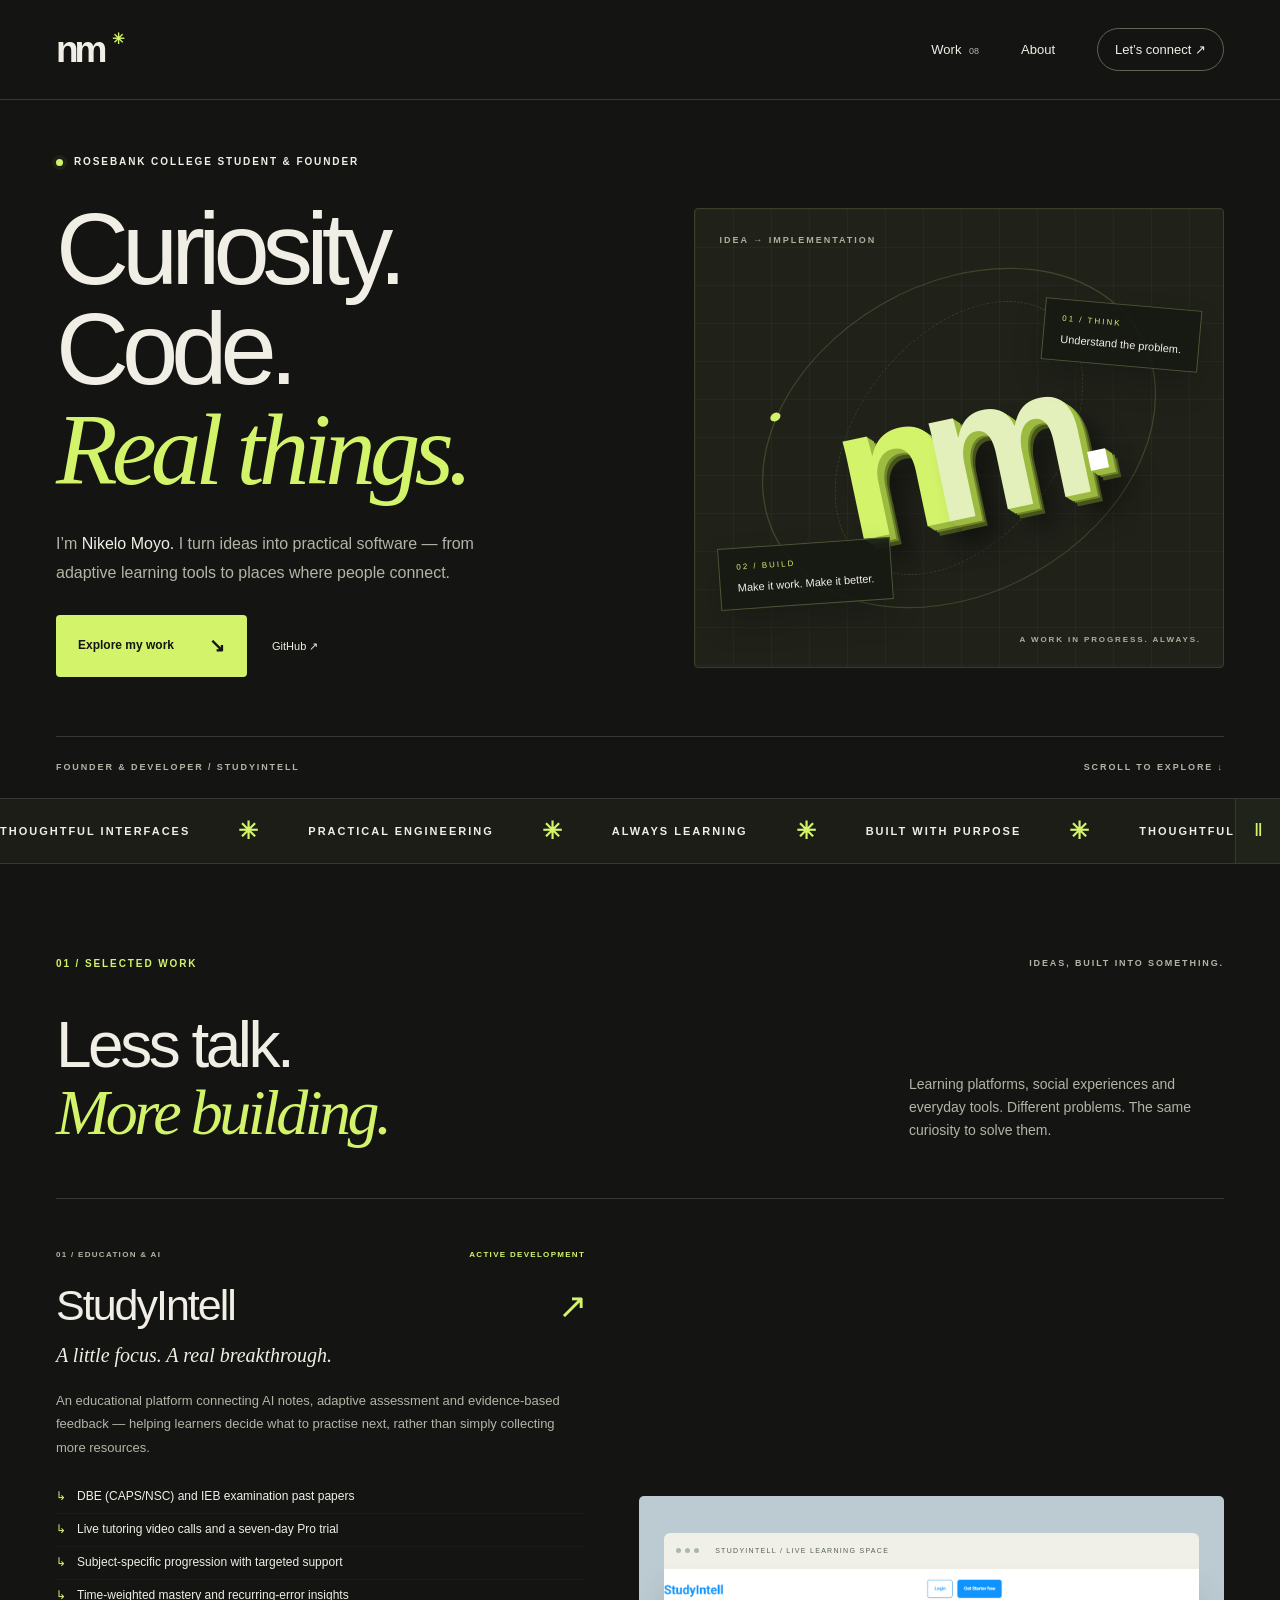
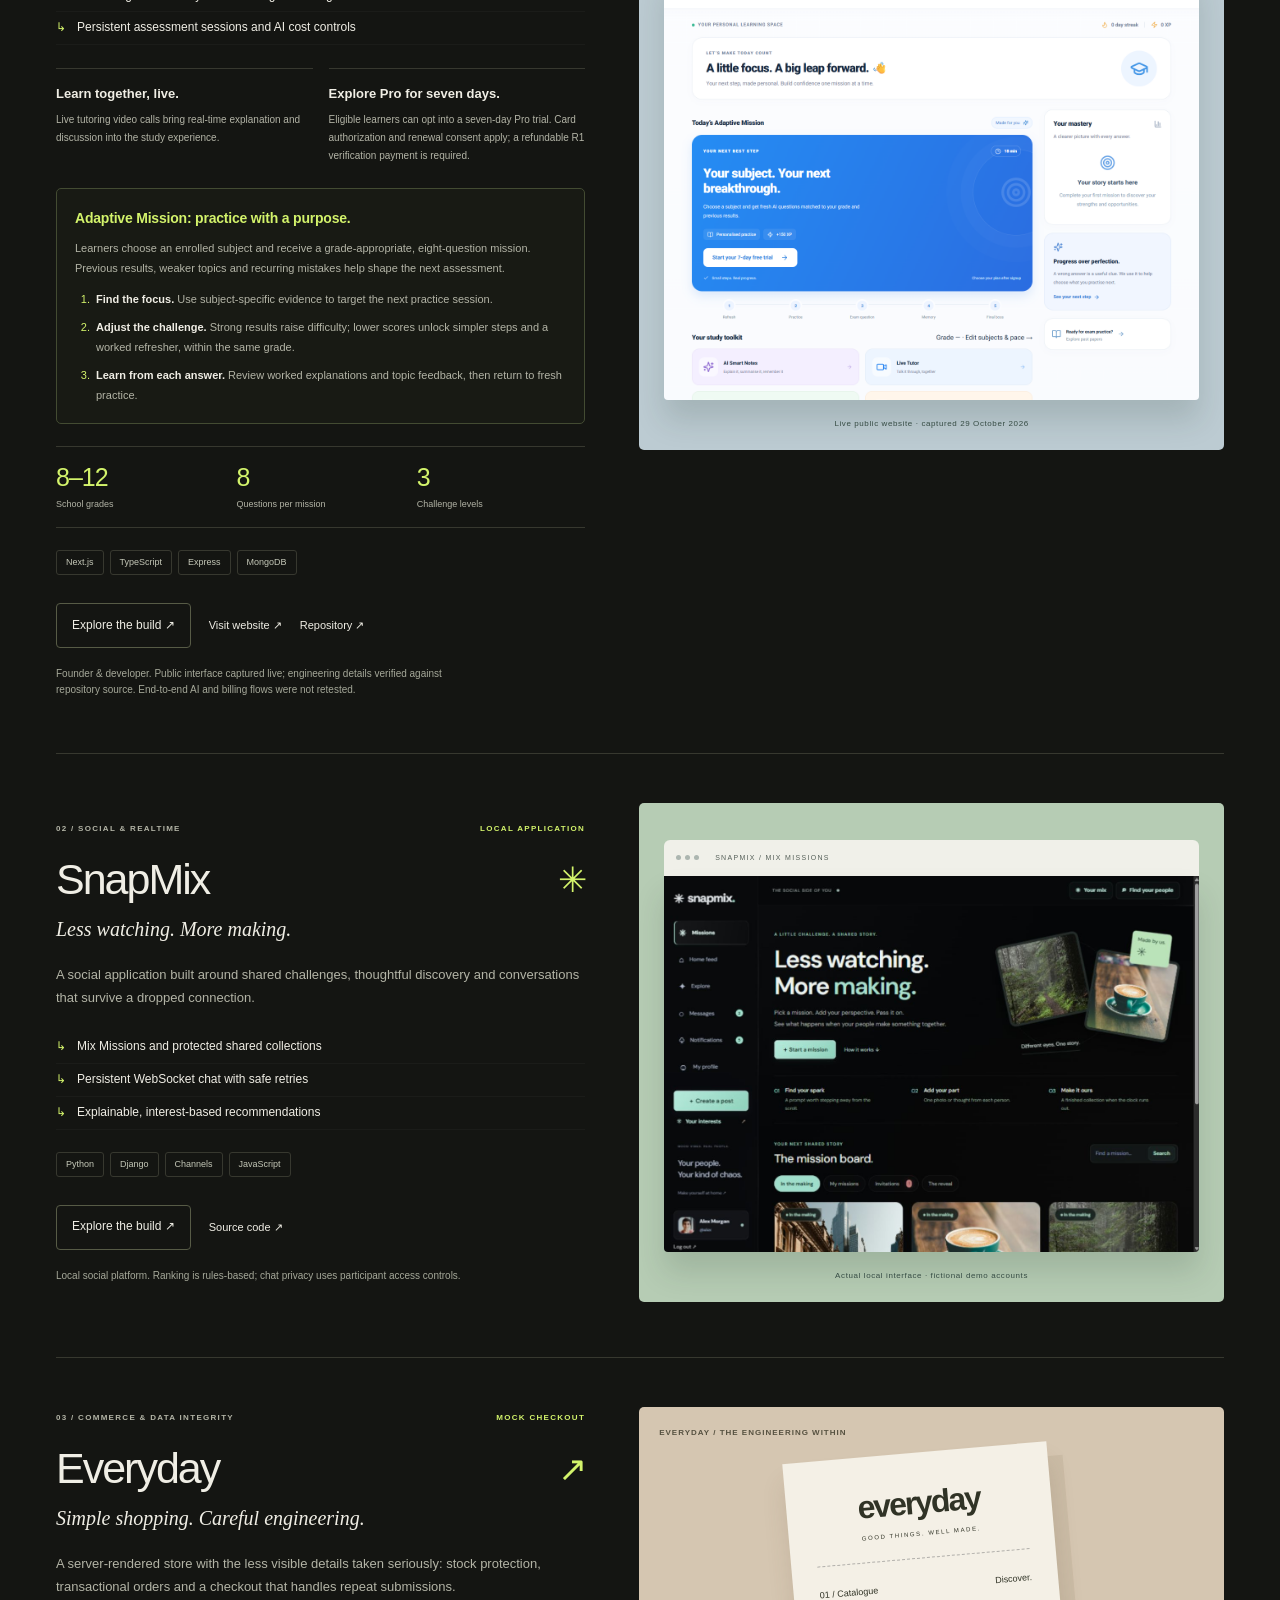
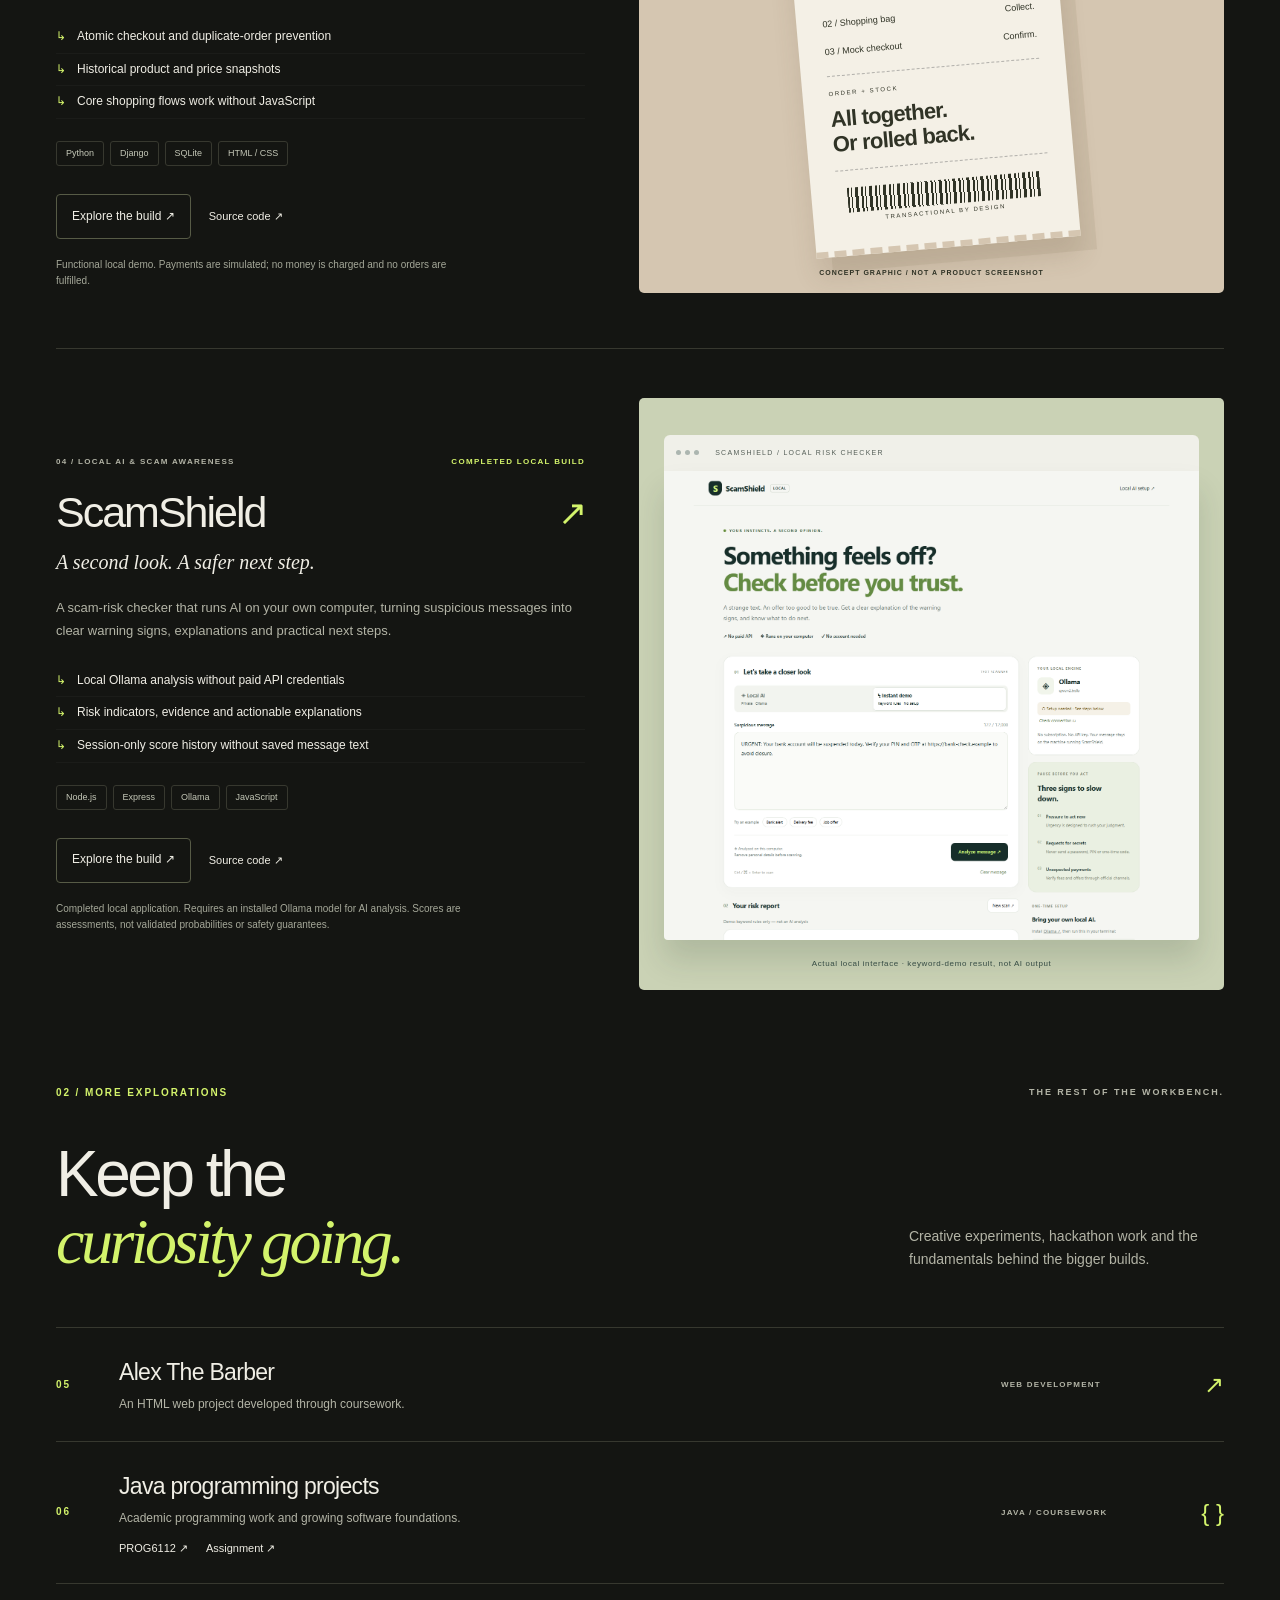
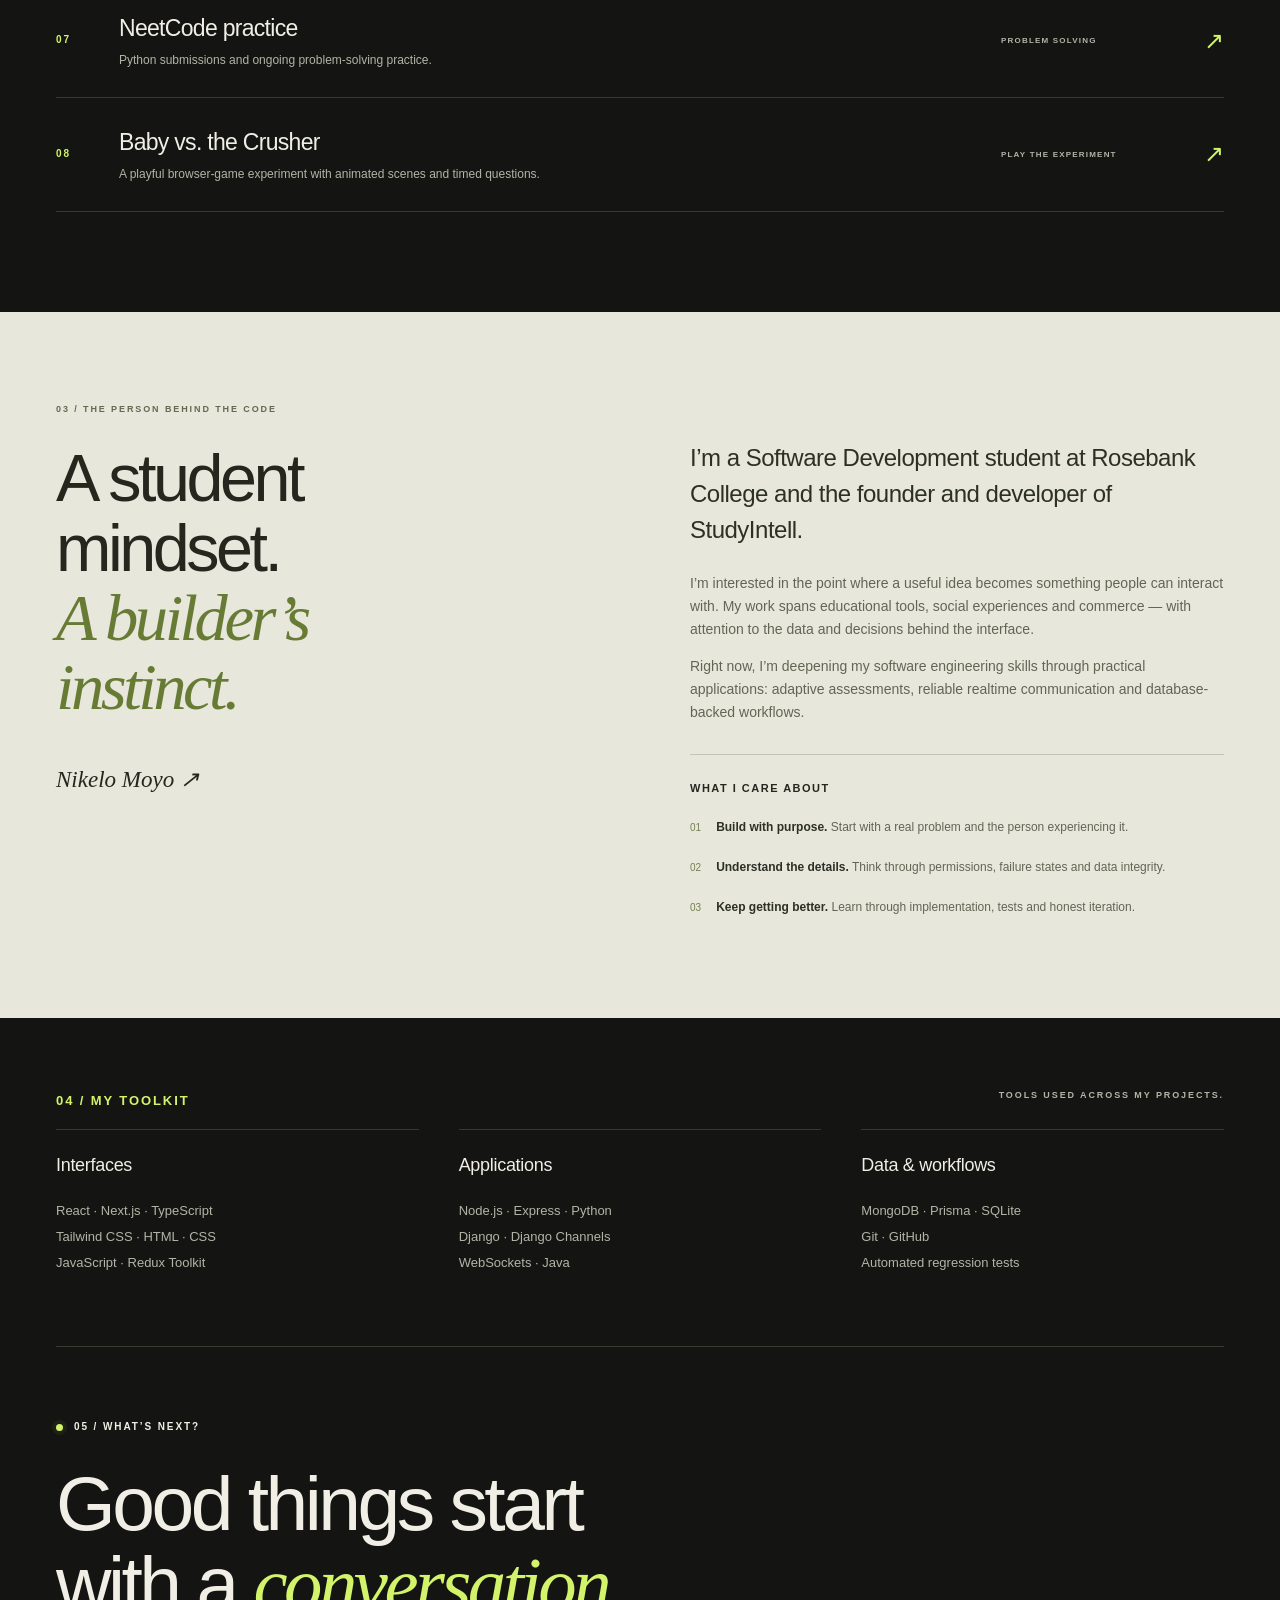
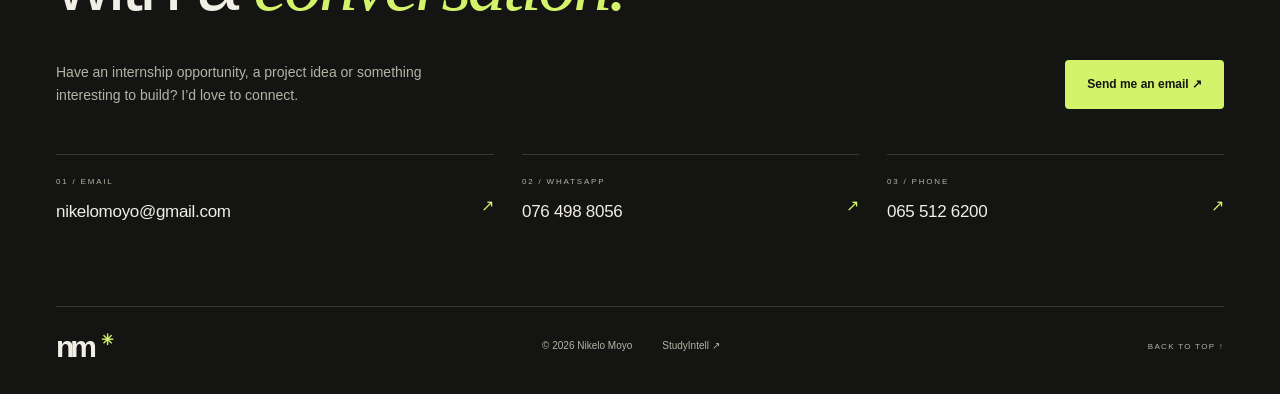
<file: index.html>
<!doctype html><html lang="en"><head><meta charset="utf-8"><meta name="viewport" content="width=device-width,initial-scale=1"><meta name="theme-color" content="#141512"><meta name="description" content="Nikelo Moyo — Software Development student at Rosebank College, founder of StudyIntell, and builder of practical applications."><title>Nikelo Moyo — Developer &amp; Builder</title><link rel="icon" href="assets/favicon.svg"><link rel="stylesheet" href="styles.css"><script src="script.js" defer></script></head><body>
<a class="skip" href="#main">Skip to content</a><header><a class="logo" href="#" aria-label="Nikelo Moyo home">nm<span>✳</span></a><nav aria-label="Main navigation"><a href="#work">Work <small>08</small></a><a href="#about">About</a><a class="nav-cta" href="#contact">Let’s connect ↗</a></nav></header>
<main id="main"><section class="hero wrap"><p class="eyebrow"><i class="dot"></i> ROSEBANK COLLEGE STUDENT &amp; FOUNDER</p><div class="hero-grid"><div><h1>Curiosity.<br>Code.<br><em>Real things.</em></h1><p class="intro">I’m <strong>Nikelo Moyo.</strong> I turn ideas into practical software — from adaptive learning tools to places where people connect.</p><div class="actions"><a class="button lime" href="#work">Explore my work <span>↘</span></a><a href="https://github.com/Nikelomoyo" target="_blank" rel="noopener noreferrer">GitHub ↗</a></div></div><div class="hero-art" aria-hidden="true"><span class="coordinate">IDEA → IMPLEMENTATION</span><div class="orbit one"></div><div class="orbit two"></div><div class="monogram">n<span>m</span><i>.</i></div><div class="art-tag first"><small>01 / THINK</small>Understand the problem.</div><div class="art-tag second"><small>02 / BUILD</small>Make it work. Make it better.</div><span class="art-bottom">A WORK IN PROGRESS. ALWAYS.</span></div></div><div class="hero-foot"><span>FOUNDER &amp; DEVELOPER / STUDYINTELL</span><a href="#work">SCROLL TO EXPLORE ↓</a></div></section>
<div class="ticker-shell"><div class="ticker" aria-label="My approach"><div class="ticker-track"><div class="ticker-group"><span>THOUGHTFUL INTERFACES</span><b aria-hidden="true">✳</b><span>PRACTICAL ENGINEERING</span><b aria-hidden="true">✳</b><span>ALWAYS LEARNING</span><b aria-hidden="true">✳</b><span>BUILT WITH PURPOSE</span><b aria-hidden="true">✳</b></div><div class="ticker-group" aria-hidden="true"><span>THOUGHTFUL INTERFACES</span><b>✳</b><span>PRACTICAL ENGINEERING</span><b>✳</b><span>ALWAYS LEARNING</span><b>✳</b><span>BUILT WITH PURPOSE</span><b>✳</b></div></div></div><button class="ticker-toggle" type="button" aria-label="Pause banner animation" aria-pressed="false">Ⅱ</button></div>
<section class="work wrap" id="work"><div class="section-top"><p class="eyebrow">01 / SELECTED WORK</p><span>IDEAS, BUILT INTO SOMETHING.</span></div><div class="heading"><h2>Less talk.<br><em>More building.</em></h2><p>Learning platforms, social experiences and everyday tools. Different problems. The same curiosity to solve them.</p></div>
<article class="feature"><div class="copy"><div class="meta"><span>01 / EDUCATION &amp; AI</span><span>ACTIVE DEVELOPMENT</span></div><h3>StudyIntell <span>↗</span></h3><p class="subtitle">A little focus. A real breakthrough.</p><p>An educational platform connecting AI notes, adaptive assessment and evidence-based feedback — helping learners decide what to practise next, rather than simply collecting more resources.</p><ul class="highlights"><li>DBE (CAPS/NSC) and IEB examination past papers</li><li>Live tutoring video calls and a seven-day Pro trial</li><li>Subject-specific progression with targeted support</li><li>Time-weighted mastery and recurring-error insights</li><li>Persistent assessment sessions and AI cost controls</li></ul><div class="study-services"><div><h4>Learn together, live.</h4><p>Live tutoring video calls bring real-time explanation and discussion into the study experience.</p></div><div><h4>Explore Pro for seven days.</h4><p>Eligible learners can opt into a seven-day Pro trial. Card authorization and renewal consent apply; a refundable R1 verification payment is required.</p></div></div><div class="mission-summary"><h4>Adaptive Mission: practice with a purpose.</h4><p>Learners choose an enrolled subject and receive a grade-appropriate, eight-question mission. Previous results, weaker topics and recurring mistakes help shape the next assessment.</p><ol><li><strong>Find the focus.</strong> Use subject-specific evidence to target the next practice session.</li><li><strong>Adjust the challenge.</strong> Strong results raise difficulty; lower scores unlock simpler steps and a worked refresher, within the same grade.</li><li><strong>Learn from each answer.</strong> Review worked explanations and topic feedback, then return to fresh practice.</li></ol></div><dl class="study-facts"><div><dt>8–12</dt><dd>School grades</dd></div><div><dt>8</dt><dd>Questions per mission</dd></div><div><dt>3</dt><dd>Challenge levels</dd></div></dl><div class="tags"><span>Next.js</span><span>TypeScript</span><span>Express</span><span>MongoDB</span></div><div class="actions"><button class="button outline" data-case="study">Explore the build ↗</button><a href="https://studyintell.com" target="_blank" rel="noopener noreferrer">Visit website ↗</a><a href="https://github.com/Nikelomoyo/StudyIntell" target="_blank" rel="noopener noreferrer">Repository ↗</a></div><p class="caption">Founder &amp; developer. Public interface captured live; engineering details verified against repository source. End-to-end AI and billing flows were not retested.</p></div><figure class="visual blue"><div class="browser"><i></i><i></i><i></i><span>STUDYINTELL / LIVE LEARNING SPACE</span></div><img src="assets/studyintell.png" alt="StudyIntell public website with the Adaptive Mission dashboard, mastery panel and study toolkit" width="1440" height="1050" loading="lazy"><figcaption>Live public website · captured 29 October 2026</figcaption></figure></article>
<article class="feature"><div class="copy"><div class="meta"><span>02 / SOCIAL &amp; REALTIME</span><span>LOCAL APPLICATION</span></div><h3>SnapMix <span>✳</span></h3><p class="subtitle">Less watching. More making.</p><p>A social application built around shared challenges, thoughtful discovery and conversations that survive a dropped connection.</p><ul class="highlights"><li>Mix Missions and protected shared collections</li><li>Persistent WebSocket chat with safe retries</li><li>Explainable, interest-based recommendations</li></ul><div class="tags"><span>Python</span><span>Django</span><span>Channels</span><span>JavaScript</span></div><div class="actions"><button class="button outline" data-case="snap">Explore the build ↗</button><a href="https://github.com/Nikelomoyo/Snapmix_Social_Media_Platform" target="_blank" rel="noopener noreferrer">Source code ↗</a></div><p class="caption">Local social platform. Ranking is rules-based; chat privacy uses participant access controls.</p></div><figure class="visual mint"><div class="browser"><i></i><i></i><i></i><span>SNAPMIX / MIX MISSIONS</span></div><img src="assets/snapmix.png" alt="SnapMix local mission board with collaborative challenges and shared collections" width="1265" height="889" loading="lazy"><figcaption>Actual local interface · fictional demo accounts</figcaption></figure></article>
<article class="feature"><div class="copy"><div class="meta"><span>03 / COMMERCE &amp; DATA INTEGRITY</span><span>MOCK CHECKOUT</span></div><h3>Everyday <span>↗</span></h3><p class="subtitle">Simple shopping. Careful engineering.</p><p>A server-rendered store with the less visible details taken seriously: stock protection, transactional orders and a checkout that handles repeat submissions.</p><ul class="highlights"><li>Atomic checkout and duplicate-order prevention</li><li>Historical product and price snapshots</li><li>Core shopping flows work without JavaScript</li></ul><div class="tags"><span>Python</span><span>Django</span><span>SQLite</span><span>HTML / CSS</span></div><div class="actions"><button class="button outline" data-case="everyday">Explore the build ↗</button><a href="https://github.com/Nikelomoyo/NikeloMoyosEcommerceStore" target="_blank" rel="noopener noreferrer">Source code ↗</a></div><p class="caption">Functional local demo. Payments are simulated; no money is charged and no orders are fulfilled.</p></div><div class="commerce-art" aria-hidden="true"><span class="coordinate">EVERYDAY / THE ENGINEERING WITHIN</span><div class="receipt"><div class="receipt-head">everyday<small>GOOD THINGS. WELL MADE.</small></div><div class="receipt-row"><span>01 / Catalogue</span><b>Discover.</b></div><div class="receipt-row"><span>02 / Shopping bag</span><b>Collect.</b></div><div class="receipt-row"><span>03 / Mock checkout</span><b>Confirm.</b></div><div class="receipt-total"><small>ORDER + STOCK</small><strong>All together.<br>Or rolled back.</strong></div><div class="barcode"></div><small>TRANSACTIONAL BY DESIGN</small></div><span class="art-note">CONCEPT GRAPHIC / NOT A PRODUCT SCREENSHOT</span></div></article><article class="feature"><div class="copy"><div class="meta"><span>04 / LOCAL AI &amp; SCAM AWARENESS</span><span>COMPLETED LOCAL BUILD</span></div><h3>ScamShield <span>↗</span></h3><p class="subtitle">A second look. A safer next step.</p><p>A scam-risk checker that runs AI on your own computer, turning suspicious messages into clear warning signs, explanations and practical next steps.</p><ul class="highlights"><li>Local Ollama analysis without paid API credentials</li><li>Risk indicators, evidence and actionable explanations</li><li>Session-only score history without saved message text</li></ul><div class="tags"><span>Node.js</span><span>Express</span><span>Ollama</span><span>JavaScript</span></div><div class="actions"><button class="button outline" data-case="scam">Explore the build ↗</button><a href="https://github.com/Nikelomoyo/Scamshield-AI" target="_blank" rel="noopener noreferrer">Source code ↗</a></div><p class="caption">Completed local application. Requires an installed Ollama model for AI analysis. Scores are assessments, not validated probabilities or safety guarantees.</p></div><figure class="visual sage"><div class="browser"><i></i><i></i><i></i><span>SCAMSHIELD / LOCAL RISK CHECKER</span></div><img src="assets/scamshield.png" alt="ScamShield local interface showing a sample message and explicitly labeled keyword-demo risk report" width="1440" height="2189" loading="lazy"><figcaption>Actual local interface · keyword-demo result, not AI output</figcaption></figure></article></section>
<section class="more wrap"><div class="section-top"><p class="eyebrow">02 / MORE EXPLORATIONS</p><span>THE REST OF THE WORKBENCH.</span></div><div class="heading"><h2>Keep the<br><em>curiosity going.</em></h2><p>Creative experiments, hackathon work and the fundamentals behind the bigger builds.</p></div><div class="project-list">

<a class="project-row" href="https://github.com/Nikelomoyo/Alex-The-Barber-Part-1" target="_blank" rel="noopener noreferrer"><span class="number">05</span><div><h3>Alex The Barber</h3><p>An HTML web project developed through coursework.</p></div><span class="row-type">WEB DEVELOPMENT</span><span class="arrow">↗</span></a>
<div class="project-row"><span class="number">06</span><div><h3>Java programming projects</h3><p>Academic programming work and growing software foundations.</p><div class="row-links"><a href="https://github.com/Nikelomoyo/Prog6112" target="_blank" rel="noopener noreferrer">PROG6112 ↗</a><a href="https://github.com/Nikelomoyo/Prog6112-Assignment" target="_blank" rel="noopener noreferrer">Assignment ↗</a></div></div><span class="row-type">JAVA / COURSEWORK</span><span class="arrow">{ }</span></div>
<a class="project-row" href="https://github.com/Nikelomoyo/neetcode-submissions" target="_blank" rel="noopener noreferrer"><span class="number">07</span><div><h3>NeetCode practice</h3><p>Python submissions and ongoing problem-solving practice.</p></div><span class="row-type">PROBLEM SOLVING</span><span class="arrow">↗</span></a>
<a class="project-row" href="game/index.html" target="_blank" rel="noopener noreferrer"><span class="number">08</span><div><h3>Baby vs. the Crusher</h3><p>A playful browser-game experiment with animated scenes and timed questions.</p></div><span class="row-type">PLAY THE EXPERIMENT</span><span class="arrow">↗</span></a></div></section>
<section class="about" id="about"><div class="wrap about-grid"><div><p class="eyebrow">03 / THE PERSON BEHIND THE CODE</p><h2>A student<br>mindset.<br><em>A builder’s<br>instinct.</em></h2><div class="signature">Nikelo Moyo ↗</div></div><div class="about-content"><p class="large">I’m a Software Development student at Rosebank College and the founder and developer of StudyIntell.</p><p>I’m interested in the point where a useful idea becomes something people can interact with. My work spans educational tools, social experiences and commerce — with attention to the data and decisions behind the interface.</p><p>Right now, I’m deepening my software engineering skills through practical applications: adaptive assessments, reliable realtime communication and database-backed workflows.</p><div class="approach"><h3>What I care about</h3><p><span>01</span><strong>Build with purpose.</strong> Start with a real problem and the person experiencing it.</p><p><span>02</span><strong>Understand the details.</strong> Think through permissions, failure states and data integrity.</p><p><span>03</span><strong>Keep getting better.</strong> Learn through implementation, tests and honest iteration.</p></div></div></div></section>
<section class="stack wrap"><div class="section-top"><p class="eyebrow">04 / MY TOOLKIT</p><span>TOOLS USED ACROSS MY PROJECTS.</span></div><div class="stack-grid"><div><h3>Interfaces</h3><p>React · Next.js · TypeScript<br>Tailwind CSS · HTML · CSS<br>JavaScript · Redux Toolkit</p></div><div><h3>Applications</h3><p>Node.js · Express · Python<br>Django · Django Channels<br>WebSockets · Java</p></div><div><h3>Data &amp; workflows</h3><p>MongoDB · Prisma · SQLite<br>Git · GitHub<br>Automated regression tests</p></div></div></section>
<section class="contact wrap" id="contact"><p class="eyebrow"><i class="dot"></i> 05 / WHAT’S NEXT?</p><h2>Good things start<br>with a <em>conversation.</em></h2><div class="contact-bottom"><p>Have an internship opportunity, a project idea or something interesting to build? I’d love to connect.</p><a class="button lime" href="mailto:nikelomoyo@gmail.com">Send me an email ↗</a></div><div class="contact-methods"><a href="mailto:nikelomoyo@gmail.com"><span>01 / EMAIL</span><strong>nikelomoyo@gmail.com</strong><i aria-hidden="true">↗</i></a><a href="https://wa.me/27764988056" target="_blank" rel="noopener noreferrer"><span>02 / WHATSAPP</span><strong>076 498 8056</strong><i aria-hidden="true">↗</i></a><a href="tel:+27655126200"><span>03 / PHONE</span><strong>065 512 6200</strong><i aria-hidden="true">↗</i></a></div></section></main>
<footer class="wrap"><a class="logo" href="#">nm<span>✳</span></a><p>© <span id="year">2026</span> Nikelo Moyo</p><a href="https://studyintell.com" target="_blank" rel="noopener noreferrer">StudyIntell ↗</a><a href="#">BACK TO TOP ↑</a></footer>
<dialog id="case-dialog" aria-labelledby="case-title"><div class="dialog-top"><span class="eyebrow">PROJECT / UNDER THE SURFACE</span><button id="close-dialog" aria-label="Close project details">✕</button></div><div id="case-content"></div></dialog><noscript><style>[data-case]{display:none}</style></noscript></body></html>
</file>
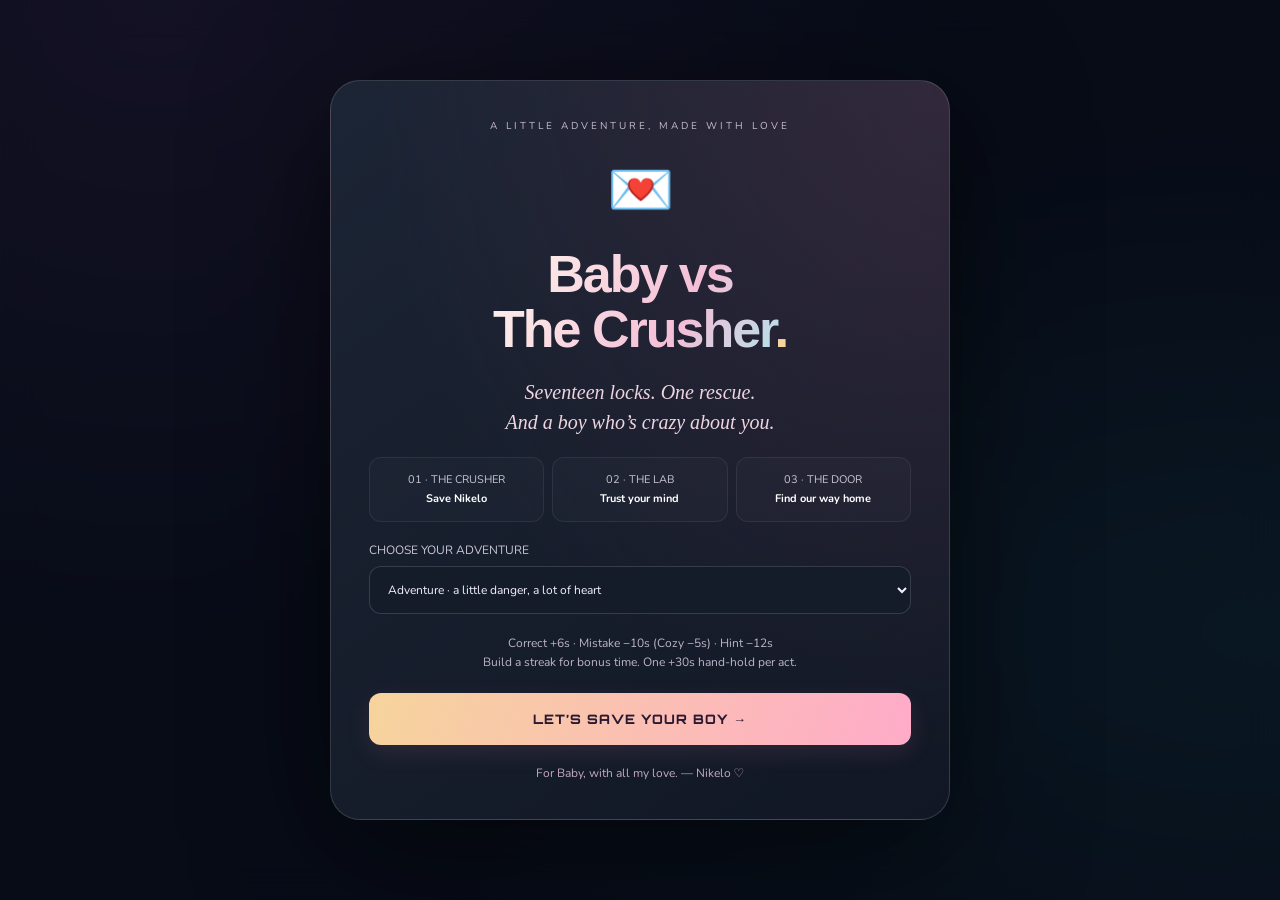
<file: game/index.html>
<!DOCTYPE html>
<html lang="en">
<head>
<meta charset="utf-8">
<meta name="viewport" content="width=device-width, initial-scale=1, viewport-fit=cover">
<title>BABY vs THE CRUSHER</title>
<link href="https://fonts.googleapis.com/css2?family=Orbitron:wght@600;800&family=Nunito:wght@600;800&display=swap" rel="stylesheet">
<style>
:root{--bg:#070b1a;--ink:#eaf2ff;--cy:#35e0ff;--mg:#ff4dd8;--am:#ffc93c;--gr:#19e3a5;--rd:#ff4d6d;--c:var(--rd);box-sizing:border-box;padding-top:env(safe-area-inset-top,0px);padding-bottom:env(safe-area-inset-bottom,0px)}
*{box-sizing:border-box;-webkit-tap-highlight-color:transparent}
html,body{height:100%;margin:0}
body{font-family:'Nunito','Trebuchet MS',system-ui,sans-serif;color:var(--ink);background:radial-gradient(ellipse at 50% -10%,#1c2c70 0,var(--bg) 62%);overflow:hidden;user-select:none;-webkit-user-select:none;touch-action:manipulation}
#bg{position:fixed;inset:0;background-image:linear-gradient(rgba(53,224,255,.06) 1px,transparent 1px),linear-gradient(90deg,rgba(53,224,255,.06) 1px,transparent 1px);background-size:34px 34px;animation:grid 12s linear infinite;pointer-events:none}
#bg::after{content:'';position:absolute;inset:0;background:repeating-linear-gradient(transparent 0 3px,rgba(0,0,0,.14) 3px 4px);pointer-events:none}
@keyframes grid{to{background-position:0 34px}}
#app{position:relative;height:100%;display:flex;flex-direction:column;max-width:520px;margin:0 auto;padding:8px 12px 12px;gap:10px}
.hd{display:flex;align-items:center;justify-content:space-between;gap:8px}
.chip{font-family:'Orbitron',sans-serif;font-weight:800;font-size:11px;letter-spacing:1.5px;padding:7px 10px;border-radius:10px;background:rgba(255,255,255,.07);border:1px solid rgba(255,255,255,.16);backdrop-filter:blur(8px)}
.chip b{color:var(--c)}
#ringw{position:relative;width:78px;height:78px;flex:none}
#ringw svg{transform:rotate(-90deg)}
#rn{position:absolute;inset:0;display:flex;align-items:center;justify-content:center;font-family:'Orbitron',sans-serif;font-weight:800;font-size:22px}
.low #rn{color:var(--rd);animation:pulse .5s infinite}
@keyframes pulse{50%{transform:scale(1.15)}}
#scene{position:relative;height:170px;border-radius:18px;overflow:hidden;border:1px solid rgba(255,255,255,.18);background:linear-gradient(#10183a,#0a0f26);box-shadow:inset 0 0 40px rgba(0,0,0,.5),0 0 30px color-mix(in srgb,var(--c) 30%,transparent);flex:none}
.press{position:absolute;left:8%;right:8%;top:0;height:40px;background:linear-gradient(#6b7490,#3a4260);border-bottom:6px solid #222;border-radius:0 0 10px 10px;transition:transform .2s linear}
.press::after{content:'';position:absolute;left:0;right:0;bottom:-6px;height:6px;background:repeating-linear-gradient(135deg,#ffc93c 0 10px,#111 10px 20px)}
.piston{position:absolute;left:48%;width:10px;top:0;height:20px;background:#8a94b4}
.floor{position:absolute;left:0;right:0;bottom:0;height:14px;background:linear-gradient(#2a335a,#161c3a)}
.him,.her{position:absolute;bottom:14px;font-size:46px;transition:.3s}
.him{left:50%;margin-left:-23px}.her{right:12%}
.fc{position:absolute;bottom:62px;left:50%;margin-left:-14px;font-size:24px}
.gas{position:absolute;left:0;right:0;bottom:0;background:linear-gradient(rgba(25,227,165,.15),rgba(25,227,165,.55));transition:height .2s linear;border-top:2px solid rgba(25,227,165,.8)}
.flask{position:absolute;font-size:26px;opacity:.85;animation:bob 3s ease-in-out infinite}
@keyframes bob{50%{transform:translateY(-6px)}}
.pips{position:absolute;top:8px;left:0;right:0;display:flex;gap:6px;justify-content:center}
.pip{width:22px;height:22px;border-radius:50%;border:2px solid rgba(255,255,255,.35);display:flex;align-items:center;justify-content:center;font-size:12px}
.pip.on{background:var(--c);border-color:#fff;box-shadow:0 0 14px var(--c)}
.door{position:absolute;left:50%;top:20px;width:110px;margin-left:-55px;height:140px;border-radius:55px 55px 0 0;background:linear-gradient(#27315e,#141a3a);border:3px solid rgba(255,255,255,.3);transition:.4s}
.door.open{box-shadow:0 0 40px var(--am);background:linear-gradient(var(--am),#ff9e3c)}
.door span{position:absolute;left:50%;margin-left:-11px;width:22px;height:22px;border-radius:50%;border:2px solid #fff6;background:#0b0f24}
.door span.on{background:var(--am);box-shadow:0 0 14px var(--am)}
#card{flex:1;min-height:0;overflow-y:auto;border-radius:20px;padding:14px;background:rgba(255,255,255,.06);border:1px solid rgba(255,255,255,.16);backdrop-filter:blur(12px);display:flex;flex-direction:column;gap:10px;animation:rise .4s}
@keyframes rise{from{opacity:0;transform:translateY(14px)}}
.qhead{display:flex;justify-content:space-between;align-items:center;font-family:'Orbitron',sans-serif;font-size:11px;letter-spacing:1.5px}
.subj{padding:5px 10px;border-radius:99px;background:var(--sc);color:#07101f;font-weight:800}
.qtext{font-size:17px;line-height:1.45;font-weight:800}
.lcd{font-family:'Orbitron',sans-serif;font-size:30px;font-weight:800;text-align:right;padding:8px 14px;border-radius:12px;background:#02060f;color:var(--cy);border:1px solid rgba(53,224,255,.4);box-shadow:inset 0 0 18px rgba(53,224,255,.2);min-height:54px}
.lcd small{font-size:13px;opacity:.7;margin-left:8px}
.pad{display:grid;grid-template-columns:repeat(3,1fr);gap:8px}
button{font-family:inherit;font-weight:800;font-size:19px;color:var(--ink);background:rgba(255,255,255,.1);border:1px solid rgba(255,255,255,.2);border-radius:14px;padding:12px;cursor:pointer;touch-action:manipulation;transition:.1s}
button:active{transform:scale(.95);background:rgba(255,255,255,.22)}
button.go{background:linear-gradient(135deg,var(--c),#ff9e3c);color:#07101f;border:0;box-shadow:0 0 22px color-mix(in srgb,var(--c) 60%,transparent);font-family:'Orbitron',sans-serif}
button.wide{grid-column:span 2}
.opt{text-align:left;font-size:16px;line-height:1.35}
.actions{display:flex;gap:8px}
.actions button{flex:1;font-size:14px;padding:10px}
#msg{min-height:22px;font-size:14px;font-weight:800;color:var(--am);text-align:center}
input{width:100%;font-family:'Orbitron',sans-serif;font-size:22px;font-weight:800;text-align:center;padding:14px;border-radius:14px;border:1px solid rgba(53,224,255,.5);background:#02060f;color:var(--cy);outline:none;text-transform:uppercase;user-select:text;-webkit-user-select:text}
#ov{position:fixed;inset:0;z-index:20;display:none;align-items:center;justify-content:center;padding:18px;background:rgba(4,7,18,.86);backdrop-filter:blur(8px)}
#ov.on{display:flex}
.box{width:min(94vw,440px);max-height:92vh;overflow-y:auto;border-radius:24px;padding:22px 18px;text-align:center;background:linear-gradient(160deg,rgba(40,52,110,.9),rgba(14,18,44,.95));border:1px solid rgba(255,255,255,.22);box-shadow:0 0 50px color-mix(in srgb,var(--c) 40%,transparent);animation:rise .4s;display:flex;flex-direction:column;gap:12px;align-items:center}
.logo{font-family:'Orbitron',sans-serif;font-weight:800;font-size:36px;line-height:1.05;background:linear-gradient(90deg,var(--cy),var(--mg),var(--am));-webkit-background-clip:text;background-clip:text;color:transparent;filter:drop-shadow(0 0 14px rgba(255,77,216,.6))}
.big{font-size:64px;animation:bob 2.4s ease-in-out infinite}
.t{font-size:16px;line-height:1.5;text-align:left;width:100%}
.t b{color:var(--c)}
.sub{font-family:'Orbitron',sans-serif;font-size:11px;letter-spacing:3px;color:var(--cy)}
.vig{position:fixed;inset:0;pointer-events:none;z-index:30;opacity:0;transition:opacity .35s}
.shake{animation:sh .4s}
@keyframes sh{25%{transform:translateX(-8px)}75%{transform:translateX(8px)}}
.toast{position:fixed;top:calc(12px + env(safe-area-inset-top,0px));left:0;right:0;margin:0 auto;width:fit-content;z-index:40;font-family:'Orbitron',sans-serif;font-weight:800;padding:8px 16px;border-radius:12px;background:#02060f;border:1px solid currentColor;animation:rise .3s}
.bit{position:fixed;top:-30px;z-index:35;pointer-events:none;animation:fall linear forwards}
@keyframes fall{to{transform:translateY(110vh) rotate(540deg)}}

/* Midnight love-letter edition */
:root{--ink:#f5f1ff;--cy:#93e6ee;--mg:#ff9ac7;--am:#f6d49c}
body{background:radial-gradient(ellipse at 12% 0,#38234c 0,transparent 50%),radial-gradient(ellipse at 100% 70%,#103b46 0,transparent 55%),#0b101d}
#bg{background-size:60px 60px;opacity:.4}#bg::after{background:none}
#app{max-width:1080px;padding:24px;display:grid!important;grid-template-columns:1fr 1.05fr;grid-template-rows:auto auto 1fr auto;gap:18px;height:100dvh}#app[style*="display: none"],#app[style*="display:none"]{visibility:hidden}
.hd{grid-column:1/-1}.chip{border-radius:99px;font-size:11px;letter-spacing:1px;padding:12px 16px;background:#ffffff07}
#scene{grid-column:1;grid-row:2/4;height:100%;min-height:300px;background:radial-gradient(ellipse at 50% 70%,#33304e,#101827 70%);border:1px solid #ffffff20;border-radius:28px;box-shadow:inset 0 0 90px #0008,0 18px 70px #0004}
#scene::before{content:'Ω-7 / RESCUE SIMULATION';position:absolute;bottom:26px;left:22px;letter-spacing:3px;font-size:9px;color:#ffffff60;z-index:4}
#scene::after{content:'';position:absolute;inset:0;pointer-events:none;background:linear-gradient(90deg,#ffffff05 1px,transparent 1px),linear-gradient(#ffffff05 1px,transparent 1px);background-size:40px 40px}
.press{height:70px;background:linear-gradient(110deg,#718198,#273547);border-bottom:8px solid #141b29;box-shadow:0 20px 40px #0008}.him,.her{font-size:70px;bottom:44px}.fc{bottom:120px}.floor{height:42px;background:linear-gradient(#46506a,#171c2c)}.piston{width:24px;left:47%;height:50px}.door{top:auto;bottom:42px;height:240px;width:150px;margin-left:-75px}.door span{left:50%}.pip{background:#101827}.pips{top:28px}
#card{grid-column:2;grid-row:2/4;padding:26px;border-radius:28px;gap:16px;background:linear-gradient(145deg,#ffffff0c,#ffffff03);box-shadow:0 20px 70px #0003}.qtext{font-size:20px;line-height:1.55;font-weight:600}.qtext b{color:#fff}.subj{font-size:10px;padding:7px 12px}.lcd{background:#090e19;border-color:#ffffff20;box-shadow:none;color:#a7eff0;font-size:32px;padding:16px}.pad{gap:9px}.pad button{padding:13px}
button{background:#ffffff08;border:1px solid #ffffff16;border-radius:12px;font-size:16px;transition:transform .15s,background .15s,border-color .15s}button:hover{background:#ffffff14;border-color:#ffffff50;transform:translateY(-2px)}button:focus-visible,input:focus-visible,select:focus-visible{outline:3px solid #93e6ee;outline-offset:3px}button.go{background:linear-gradient(110deg,#f6d49c,#ffabc9);box-shadow:0 8px 25px #ff9ac71b;color:#2a1930;font-size:13px;letter-spacing:1px;padding:18px}.actions button{font-size:12px}#msg{font-size:13px;line-height:1.5}
#ov{background:#080c16bb;backdrop-filter:blur(18px);overflow:auto}.box{position:relative;width:min(94vw,620px);max-height:94dvh;border-radius:30px;padding:38px;background:radial-gradient(ellipse at 100% 0,#49304688,transparent 65%),linear-gradient(145deg,#1c2535,#111724);border:1px solid #ffffff24;box-shadow:0 30px 130px #0009;gap:20px}.logo{font-family:'Trebuchet MS',sans-serif;font-size:52px;letter-spacing:-2px;line-height:1.05;background:linear-gradient(120deg,#fff7ed,#f4bed6 65%,#b0e4ec);background-clip:text;filter:none}.sub{color:#e6bcce;font-size:10px;letter-spacing:2px;line-height:1.7}.big{font-size:54px}.t{color:#d3cede;font-size:16px;line-height:1.7}.t b{color:#f6d49c}
.eyebrow{font-size:10px;letter-spacing:3px;color:#c8bdcf}.dedication{font-family:Georgia,serif;font-style:italic;font-size:20px;color:#eed5e0;line-height:1.5}.mission-list{display:flex;gap:8px;width:100%}.mission-list span{flex:1;padding:12px 6px;background:#ffffff05;border:1px solid #ffffff12;border-radius:12px;font-size:11px;line-height:1.8;color:#c9c5d4}.mission-list b{color:#fff;display:block}.mode{width:100%;text-align:left;font-size:12px;color:#c9c5d4}.mode select{width:100%;margin-top:8px;background:#141c2a;color:#f5f1ff;border:1px solid #ffffff25;border-radius:12px;padding:14px;font:inherit}.love-note{border:1px solid #ffabc92a;background:#ffabc908;border-radius:16px;padding:18px;width:100%;text-align:left;color:#efd9e6;font-family:Georgia,serif;line-height:1.7}.love-note small{display:block;font:9px 'Trebuchet MS',sans-serif;letter-spacing:2px;color:#e9b7d0;margin-bottom:8px}.toolbar{grid-column:1/-1;display:flex;align-items:center;gap:10px;flex-wrap:wrap}.toolbar button{padding:10px 14px;font-size:12px}.toolbar .score{margin-right:auto;color:#ddc1d8;font-size:12px}.progress{height:4px;width:100%;background:#ffffff10;border-radius:5px;overflow:hidden}.progress span{display:block;height:100%;background:linear-gradient(90deg,#93e6ee,#ffabc9);transition:width .4s}
@media(max-width:700px){#app{padding:12px;height:auto;min-height:100dvh;grid-template-columns:1fr;grid-template-rows:auto 200px auto auto;gap:12px}body{overflow:auto}#scene{grid-row:2;min-height:200px}#card{grid-column:1;grid-row:3;overflow:visible;padding:20px}.toolbar{grid-row:4}.hd{gap:4px}.chip{font-size:8px;padding:10px;letter-spacing:.3px}#ringw{transform:scale(.85);width:68px}.box{padding:26px 22px;gap:16px}.logo{font-size:43px}.qtext{font-size:17px}.him,.her{font-size:48px}.fc{bottom:100px}.door{height:150px}.mission-list span{font-size:10px}}
@media(prefers-reduced-motion:reduce){*,*::before,*::after{animation:none!important;transition:none!important}.bit{display:none}}
</style>
</head>
<body>
<div id="bg"></div>
<div class="vig" id="vig"></div>
<div id="app" style="display:none">
 <div class="hd"><div class="chip" id="act"></div><div id="ringw"><svg width="78" height="78"><circle cx="39" cy="39" r="34" fill="rgba(0,0,0,.4)" stroke="rgba(255,255,255,.15)" stroke-width="7"/><circle id="rc" cx="39" cy="39" r="34" fill="none" stroke="#19e3a5" stroke-width="7" stroke-linecap="round" stroke-dasharray="213.6" stroke-dashoffset="0"/></svg><div id="rn">0</div></div><div class="chip" id="wr"></div></div>
 <div id="scene"></div>
 <div id="card"></div>
</div>
<div id="ov" role="dialog" aria-modal="true" aria-label="Game story and controls"></div>
<script>
/* ===== EDIT ALL TEXT, QUESTIONS & TIMES HERE ===== */
const NAME='Baby',HIM='Nikelo';
const ACTS=[
 {t:'ACT I',n:'THE CRUSHER',sub:'MATHS & PHYSICS',time:300,col:'#ff4d6d',icon:'🏗️',
  intro:[`<b>Lab Ω-7 · 02:13 AM.</b> Every door is locked. ${HIM} is trapped under the hydraulic crusher, and it is coming down.`,`<b>GERALD (AI):</b> Good evening, ${NAME}. Each correct answer holds the crusher back. Each wrong answer does not. I am neutral. (I am rooting for you.)`,`<b>${HIM.toUpperCase()}:</b> ${NAME.toUpperCase()}! The ceiling is very close to my head! I’m fine! (I’m not.) You’ve got this!`],
  out:[`<b>CLUNK.</b> The crusher locks. ${HIM} crawls out, takes one deep breath, and runs to you.`,`<b>${HIM.toUpperCase()}:</b> I knew you could do it. Not once did I doubt you. (Okay, once.)`]},
 {t:'ACT II',n:'THE LAB',sub:'LIFE SCIENCES & CHEMISTRY',time:330,col:'#19e3a5',icon:'🧪',
  intro:[`<b>GERALD (AI):</b> Congratulations. The lab is now filling with gas. The exit is sealed behind six biology and chemistry locks. Do try not to breathe.`,`<b>${HIM.toUpperCase()}:</b> I’m right here beside you, ${NAME}. Think like a scientist. Think like YOU.`],
  out:[`<b>HISSS.</b> The gas vents away and the lab door opens, revealing one last corridor.`,`<b>GERALD (AI):</b> Impressive. Very impressive. I may have been wrong about you. (I was not.)`]},
 {t:'ACT III',n:'THE FINAL DOOR',sub:'RIDDLES & LOGIC',time:210,col:'#ffc93c',icon:'🚪',
  intro:[`<b>GERALD (AI):</b> One door remains. It opens only for someone who can think sideways. Five riddles. Five locks.`,`<b>${HIM.toUpperCase()}:</b> I’m holding your hand, ${NAME}. Whatever happens, we do this together.`],
  out:[]}];
const END=[`${NAME}… you did it. Every equation. Every reaction. Every riddle.`,`I made this because I think about you so much. I wanted you to have a little world where every door leads back to us.`,`You never have to earn my love with a score. I love your mind, your heart, and all the little things that make you YOU. I’m so lucky I get to be yours. Always. — ${HIM} ❤️`];
const SC={MATHS:'#35e0ff',PHYSICS:'#ff9e3c',LIFE:'#19e3a5',CHEMISTRY:'#ff4dd8',RIDDLE:'#ffc93c'};
// type: num (keypad answer) | mc (options, a = index of the correct one) | txt (typed answers list)
const Q=[
 {a:0,s:'MATHS',type:'num',ans:25,q:`The crusher’s release code is the sum of the <b>squares</b> of the roots of x² − 7x + 12 = 0.`,hint:`Find the roots first: (x − 3)(x − 4) = 0.`,sol:`Roots are 3 and 4. 3² + 4² = 9 + 16 = <b>25</b>.`},
 {a:0,s:'PHYSICS',type:'num',ans:30,u:'m/s',q:`A loose steel beam falls from rest through <b>45 m</b> (g = 10 m/s², no air resistance). What is its speed just before impact?`,hint:`v² = u² + 2gh, with u = 0.`,sol:`v² = 2 × 10 × 45 = 900, so v = <b>30 m/s</b>.`},
 {a:0,s:'MATHS',type:'num',ans:-3,u:'m/s',q:`The crusher’s height is h(t) = t³ − 6t² + 9t + 2. Its velocity is h′(t). What is the <b>minimum</b> value of that velocity?`,hint:`v(t) = 3t² − 12t + 9 is a parabola. Its minimum is at t = −b ÷ 2a.`,sol:`v(t) = 3t² − 12t + 9, minimum at t = 2: v(2) = 12 − 24 + 9 = <b>−3</b>.`},
 {a:0,s:'PHYSICS',type:'num',ans:37.5,u:'N',q:`Two masses, <b>3 kg</b> and <b>5 kg</b>, hang over a smooth pulley (g = 10 m/s²). What is the <b>tension</b> in the rope?`,hint:`First a = (m₂ − m₁)g ÷ (m₁ + m₂). Then T = m₁(g + a).`,sol:`a = 2×10 ÷ 8 = 2.5 m/s². T = 3(10 + 2.5) = <b>37.5 N</b>.`},
 {a:0,s:'MATHS',type:'num',ans:4,q:`Solve log₂(x) + log₂(x − 2) = 3. What is <b>x</b>?`,hint:`Combine: log₂[x(x − 2)] = 3, so x(x − 2) = 8. Reject any root that makes a log undefined.`,sol:`x² − 2x − 8 = 0 gives x = 4 or x = −2. x = −2 is rejected, so <b>x = 4</b>.`},
 {a:0,s:'PHYSICS',type:'num',ans:6,u:'m/s',q:`A <b>3 kg</b> ball moving at <b>10 m/s</b> hits and sticks to a <b>2 kg</b> block at rest. What is their speed after the collision?`,hint:`Momentum is conserved: m₁v₁ = (m₁ + m₂)v.`,sol:`30 = 5v, so v = <b>6 m/s</b>.`},
 {a:1,s:'LIFE',type:'num',ans:25,u:'%',q:`A parent with blood group A (genotype IᴬI) and a parent with blood group B (genotype IᴮI), both <b>heterozygous</b>, have a child. What is the probability (%) of blood group <b>O</b>?`,hint:`Parents are Iᴬi × Iᴮi. Draw a Punnett square.`,sol:`Offspring: IᴬIᴮ, Iᴬi, Iᴮi, ii. Only ii is group O: 1 in 4 = <b>25%</b>.`},
 {a:1,s:'CHEMISTRY',type:'num',ans:50,u:'g',q:`CaCO₃ → CaO + CO₂. What mass of CaCO₃ (M = 100 g/mol) must be heated to produce <b>22 g</b> of CO₂ (M = 44 g/mol)?`,hint:`n(CO₂) = m ÷ M. The mole ratio CaCO₃ : CO₂ is 1 : 1.`,sol:`n = 22 ÷ 44 = 0.5 mol. m = 0.5 × 100 = <b>50 g</b>.`},
 {a:1,s:'LIFE',type:'mc',ans:1,q:`A DNA <b>template</b> strand reads <b>TAC GGA CTT</b>. What is the mRNA transcribed from it?`,opts:[`UAC GGA CUU`,`AUG CCU GAA`,`ATG CCT GAA`,`AUG GGA CUU`],hint:`Pair each base: T→A, A→U, C→G, G→C. RNA has no T.`,sol:`T→A, A→U, C→G gives <b>AUG CCU GAA</b>.`},
 {a:1,s:'CHEMISTRY',type:'num',ans:12,q:`Find the <b>pH</b> of a 0.005 mol·dm⁻³ Ba(OH)₂ solution (at 25 °C).`,hint:`Each Ba(OH)₂ releases TWO OH⁻. Find pOH first.`,sol:`[OH⁻] = 0.01, so pOH = 2 and pH = 14 − 2 = <b>12</b>.`},
 {a:1,s:'LIFE',type:'num',ans:92,q:`How many <b>chromatids</b> does a human body cell contain at the end of the S-phase (before mitosis begins)?`,hint:`DNA has been copied. Each of the 46 chromosomes now has two chromatids.`,sol:`46 chromosomes × 2 chromatids = <b>92</b>.`},
 {a:1,s:'CHEMISTRY',type:'num',ans:3,q:`How many <b>structural isomers</b> does pentane (C₅H₁₂) have, <b>including</b> pentane itself?`,hint:`Straight chain, one methyl branch, two methyl branches.`,sol:`Pentane, 2-methylbutane and 2,2-dimethylpropane: <b>3</b>.`},
 {a:2,s:'RIDDLE',type:'txt',ans:['map','amap'],q:`I have cities but no houses, mountains but no trees, and water but no fish. What am I?`,hint:`You might fold me up and keep me in a glovebox.`,sol:`<b>A map.</b>`},
 {a:2,s:'RIDDLE',type:'num',ans:50,u:'cents',q:`A bat and a ball cost <b>R11</b> together. The bat costs <b>R10 more</b> than the ball. How many <b>cents</b> does the ball cost?`,hint:`It’s not 100. Write it: x + (x + 10) = 11.`,sol:`2x + 10 = 11, so x = R0.50 = <b>50 cents</b>.`},
 {a:2,s:'RIDDLE',type:'num',ans:47,q:`A lily patch doubles in size every day. It covers the whole lake on <b>day 48</b>. On which day was <b>half</b> the lake covered?`,hint:`Doubling means the day before was half.`,sol:`Half the lake, doubled, is the whole lake: <b>day 47</b>.`},
 {a:2,s:'RIDDLE',type:'txt',ans:['nikelo'],q:`Read the first letter of every word: <b>“Never Insult Kind Eyes, Love Overcomes.”</b> What name does it spell?`,hint:`N… I… K…`,sol:`N-I-K-E-L-O: <b>NIKELO.</b> The man you’re saving.`},
 {a:2,s:'RIDDLE',type:'txt',ans:['word','yourword','myword','promise','apromise','mypromise'],q:`The last lock. <b>What can you keep after giving it to someone?</b>`,hint:`You do it when you swear to something.`,sol:`<b>Your word.</b> And ${HIM} will keep his: he’s yours.`}];
const GOOD=[`Correct. Gerald is mildly impressed.`,`Boi, is this you boi?! Smart.`,`Correct. Suspiciously quick.`,`Eish, that was clean.`,`76% average? Show-off.`];
const ORIGINAL_BAD=[`Incorrect. Gerald is not surprised.`,`Eish. Try again, ${NAME}.`,`Boi, is this you boi?! No.`,`Calculating… no.`,`You are so fake. (Wrong answer.)`];
const BAD=['Take a breath, Baby. I’m right here.','One more try. You can figure this out.','Even brilliant minds need a second look.','No rush in my heart. Let’s try again.'];
const NOTES=['I think of you in the little pauses of my day. You make ordinary moments feel special.','I love the way your mind works. Watching you figure things out is one of my favourite things.','You don’t have to get every answer right to make me proud of you.','If I could be anywhere right now, I’d choose beside you.','This whole adventure is just another excuse to tell you: I love you, Baby.','Whatever is on your mind today, you don’t have to carry it alone.','You are my favourite person to come back to. Every single time.','Even when we’re busy, you’re never far from my thoughts.'];
let mode='adventure',muted=false,streak=0,score=0,boost=false,noteIndex=0;
const duration=()=>Math.round(A().time*(mode==='cozy'?1.7:mode==='thrill'?.7:1));
function resetRun(){G.wrong=0;G.hints=0;G.bonus=0;streak=0;score=0;noteIndex=0;}
/* ===== CODE ===== */
const $=id=>document.getElementById(id),last={};
const pick=(a,k)=>{let n;do{n=Math.floor(Math.random()*a.length)}while(a.length>1&&n===last[k]);last[k]=n;return a[n]};
const vib=n=>{try{navigator.vibrate&&navigator.vibrate(n)}catch(e){}};
let AC;function ac(){try{AC=AC||new (window.AudioContext||window.webkitAudioContext)();AC.state==='suspended'&&AC.resume()}catch(e){}return AC}
function tone(f,d,ty,v,f2,t0){if(muted)return;const a=ac();if(!a)return;const o=a.createOscillator(),g=a.createGain(),t=a.currentTime+(t0||0);o.type=ty||'sine';o.frequency.setValueAtTime(f,t);if(f2)o.frequency.exponentialRampToValueAtTime(f2,t+d);g.gain.setValueAtTime(v||.15,t);g.gain.exponentialRampToValueAtTime(.001,t+d);o.connect(g);g.connect(a.destination);o.start(t);o.stop(t+d)}
const chime=()=>[660,880,1320].forEach((f,k)=>tone(f,.25,'triangle',.18,null,k*.09)),buzz=()=>{tone(140,.35,'sawtooth',.18,70)},cheer=()=>[523,659,784,1047,1319].forEach((f,k)=>tone(f,.3,'triangle',.18,null,k*.1)),tick=()=>tone(900,.05,'square',.05);
const G={act:0,qi:0,left:0,wrong:0,hints:0,run:false,tries:0,hint:false,bonus:0,qs:[]};
const A=()=>ACTS[G.act],cur=()=>Q[G.qs[G.qi]];
function toast(t,c){const e=document.createElement('div');e.className='toast';e.style.color=c||'#ffc93c';e.textContent=t;document.body.appendChild(e);setTimeout(()=>e.remove(),1600)}
function flash(c){const v=$('vig');v.style.background=`radial-gradient(circle,transparent 40%,${c} 130%)`;v.style.opacity=.9;setTimeout(()=>v.style.opacity=0,350)}
function confetti(n,ch){for(let k=0;k<n;k++)setTimeout(()=>{const s=document.createElement('span'),c=ch||['✨','⭐','💖','🔓','🧪','💡'];s.className='bit';s.textContent=c[Math.floor(Math.random()*c.length)];s.style.left=Math.random()*95+'vw';s.style.fontSize=(16+Math.random()*22)+'px';s.style.animationDuration=(2+Math.random()*2)+'s';document.body.appendChild(s);setTimeout(()=>s.remove(),4200)},k*40)}
function ov(h,c){$('ov').style.setProperty('--c',c||A().col);$('ov').innerHTML=`<div class="box">${h}</div>`;$('ov').classList.add('on')}
const ovOff=()=>$('ov').classList.remove('on');
/* typewriter cutscene */
function scene(lines,cb,c){let i=0;const next=()=>{if(i>=lines.length){ovOff();return cb()}const L=lines[i++];ov(`<div class="t" id="tx" style="min-height:96px"></div><button class="go" id="nx" style="width:100%">${i<lines.length?'NEXT ▶':'CONTINUE ▶'}</button>`,c);const el=$('tx'),txt=L;let k=0,tag=false,skip=false,buf='';
  const step=()=>{if(skip||k>=txt.length){el.innerHTML=txt;return}const ch=txt[k++];if(ch==='<')tag=true;buf+=ch;if(ch==='>')tag=false;if(!tag){el.innerHTML=buf;if(ch!==' ')tone(1200+Math.random()*200,.02,'square',.015)}setTimeout(step,tag?0:16)};step();
  $('nx').onclick=()=>{if(k<txt.length&&!skip){skip=true;el.innerHTML=txt;k=txt.length}else next()}};next()}
/* title */
function title(){ov(`<div class="eyebrow">A LITTLE ADVENTURE, MADE WITH LOVE</div><div class="big">💌</div><div class="logo">Baby vs<br>The Crusher<span style="color:#f6d49c">.</span></div><div class="dedication">Seventeen locks. One rescue.<br>And a boy who’s crazy about you.</div><div class="mission-list"><span>01 · THE CRUSHER<b>Save Nikelo</b></span><span>02 · THE LAB<b>Trust your mind</b></span><span>03 · THE DOOR<b>Find our way home</b></span></div><label class="mode">CHOOSE YOUR ADVENTURE<select id="mode"><option value="cozy">Cozy · extra time, gentler penalties</option><option value="adventure" selected>Adventure · a little danger, a lot of heart</option><option value="thrill">Thrill · shorter countdown, bigger challenge</option></select></label><div style="font-size:12px;color:#bdb5c9;line-height:1.6">Correct +6s · Mistake −10s (Cozy −5s) · Hint −12s<br>Build a streak for bonus time. One +30s hand-hold per act.</div><button class="go" id="st" style="width:100%">LET’S SAVE YOUR BOY →</button><div style="font-size:12px;color:#c3aabd">For Baby, with all my love. — Nikelo ♡</div>`,'#ffabc9');$('st').onclick=()=>{mode=$('mode').value;resetRun();ac();ovOff();begin(0)}}
function begin(i){G.act=i;G.qi=0;G.qs=Q.map((q,k)=>q.a===i?k:-1).filter(k=>k>=0);G.left=duration();boost=false;streak=0;G.run=false;$('app').style.display='flex';$('app').style.setProperty('--c',A().col);build();hud();scene(A().intro,()=>{G.run=true;renderQ()},A().col)}
/* scenes */
function build(){const a=G.act,sc=$('scene');$('scene').style.setProperty('--c',A().col);
 if(a===0)sc.innerHTML=`<div class="piston"></div><div class="press" id="pr"></div><div class="him" id="him">🧍‍♂️</div><div class="fc" id="fc">😰</div><div class="floor"></div>`;
 if(a===1)sc.innerHTML=`<div class="pips">${G.qs.map(()=>'<div class="pip"></div>').join('')}</div><span class="flask" style="left:8%;top:48px">🧪</span><span class="flask" style="left:26%;top:80px;animation-delay:.6s">⚗️</span><span class="flask" style="right:22%;top:56px;animation-delay:1.2s">🧬</span><div class="him" style="left:30%">🧍‍♂️</div><div class="her" style="right:28%">🧍‍♀️</div><div class="gas" id="gas"></div><div class="floor"></div>`;
 if(a===2)sc.innerHTML=`<div class="door" id="dr">${G.qs.map((_,k)=>`<span style="top:${14+k*24}px"></span>`).join('')}</div><div class="him" style="left:18%">🧍‍♂️</div><div class="her" style="right:18%">🧍‍♀️</div><div class="floor"></div>`}
function hud(){const r=Math.min(1,Math.max(0,G.left)/duration());$('rc').style.strokeDashoffset=213.6*(1-r);$('rc').style.stroke=r>.5?'#19e3a5':r>.25?'#ffc93c':'#ff4d6d';$('rn').textContent=Math.ceil(Math.max(0,G.left));$('app').classList.toggle('low',r<.2);
 $('act').innerHTML=`<b>${A().t}</b> · ${A().n}`;$('wr').innerHTML=`♡ TOGETHER · <b>${score}</b> PTS`;const done=G.qi;
 if(G.act===0){$('pr').style.transform=`translateY(${(1-r)*70}px)`;$('fc').textContent=r>.5?'😰':r>.2?'😨':'😱'}
 if(G.act===1){$('gas').style.height=((1-r)*92)+'%';document.querySelectorAll('.pip').forEach((p,k)=>p.classList.toggle('on',k<done))}
 if(G.act===2){document.querySelectorAll('.door span').forEach((p,k)=>p.classList.toggle('on',k<done))}}
setInterval(()=>{if(!G.run||document.hidden)return;const was=Math.ceil(G.left);G.left-=.1;if(Math.ceil(G.left)!==was&&G.left<=10&&G.left>0)tick();hud();if(G.left<=0){G.left=0;fail()}},100);
/* questions */
let inp='';
function renderQ(){const q=cur();G.tries=0;G.hint=false;inp='';let body='';
 if(q.type==='num')body=`<div class="lcd"><span id="ds">0</span><small>${q.u||''}</small></div><div class="pad">${['7','8','9','4','5','6','1','2','3','±','0','.'].map(k=>`<button data-k="${k}">${k}</button>`).join('')}<button data-k="⌫">⌫</button><button class="go wide" data-k="GO">SUBMIT</button></div>`;
 if(q.type==='txt')body=`<input id="ti" autocomplete="off" autocapitalize="none" spellcheck="false" placeholder="TYPE YOUR ANSWER"><button class="go" id="gt">UNLOCK</button>`;
 if(q.type==='mc'){G.map=q.opts.map((t,i)=>[t,i]).sort(()=>Math.random()-.5);body=G.map.map(([t],j)=>`<button class="opt" data-o="${j}">${t}</button>`).join('')}
 $('card').style.animation='none';void $('card').offsetWidth;$('card').style.animation='';
 $('card').innerHTML=`<div class="qhead"><span class="subj" style="--sc:${SC[q.s]}">${q.s==='LIFE'?'LIFE SCIENCES':q.s}</span><span>${G.qi+1} / ${G.qs.length}</span></div><div class="qtext">${q.q}</div>${body}<div class="actions"><button id="hb">💡 Hint −12s</button><button id="sk" style="display:none">⏭ Skip −25s</button></div><div id="msg"></div>`;
 $('hb').onclick=()=>{if(!G.run)return;if(!G.hint){G.hint=true;G.hints++;G.left-=12;toast('−12s','#ff4d6d')}$('msg').innerHTML='💡 '+q.hint;hud();if(G.left<=0){G.left=0;fail()}};
 $('sk').onclick=()=>{if(!G.run)return;G.left-=25;if(G.left<=0){G.left=0;hud();return fail()}toast('−25s','#ff4d6d');solved(true)};
 if(q.type==='num')$('card').querySelectorAll('[data-k]').forEach(b=>b.onclick=()=>key(b.dataset.k));
 if(q.type==='txt'){const go=()=>check($('ti').value);$('gt').onclick=go;$('ti').onkeydown=e=>{if(e.key==='Enter')go()};$('ti').focus({preventScroll:true})}
 if(q.type==='mc')$('card').querySelectorAll('[data-o]').forEach(b=>b.onclick=()=>{const idx=G.map[+b.dataset.o][1];if(idx===q.ans)check(idx);else{b.disabled=true;b.style.opacity=.35;check(-1)}})}
function key(k){if(!G.run)return;tone(500+Math.random()*60,.04,'square',.04);if(k==='GO')return check(inp);if(k==='⌫')inp=inp.slice(0,-1);else if(k==='±')inp=inp[0]==='-'?inp.slice(1):'-'+inp;else if(k==='.'){if(!inp.includes('.'))inp+=(inp===''||inp==='-'?'0':'')+'.'}else if(inp.replace('-','').length<7)inp+=k;$('ds').textContent=inp||'0'}
function check(v){if(!G.run)return;const q=cur();let ok=false;
 if(q.type==='num')ok=inp!==''&&Math.abs(parseFloat(inp)-q.ans)<=.011;
 if(q.type==='txt')ok=q.ans.includes(String(v).toLowerCase().replace(/[^a-z0-9]/g,''));
 if(q.type==='mc')ok=v===q.ans;
 if(ok)return solved(false);
 G.wrong++;G.tries++;streak=0;G.left-=mode==='cozy'?5:10;buzz();vib(120);flash('rgba(255,77,106,.8)');$('app').classList.remove('shake');void $('app').offsetWidth;$('app').classList.add('shake');toast(mode==='cozy'?'−5s · I believe in you':'−10s · Try again, love','#ffabc9');
 $('msg').textContent=pick(BAD,'b');if(q.type==='num'){inp='';$('ds').textContent='0'}if(q.type==='txt')$('ti').select();if(G.tries>=2)$('sk').style.display='';hud();if(G.left<=0){G.left=0;fail()}}
function solved(skip){const q=cur();G.run=false;if(skip)streak=0;else{streak=G.tries===0?streak+1:0;score+=100+(G.hint?0:50)+streak*20;if(streak>0&&streak%3===0){G.left+=10;toast('♡ 3 IN A ROW · +10s','#ffabc9')}}if(!skip){G.left+=6;chime();flash('rgba(25,227,165,.7)');confetti(14);toast('+6s','#19e3a5')}
 G.qi++;hud();ov(`<div class="big">${skip?'⏭':'✅'}</div><div class="logo" style="font-size:22px">${skip?'SKIPPED':'ACCESS GRANTED'}</div><div class="t"><span class="sub">${pick(GOOD,'g')}</span><br><br>${q.sol}</div><div class="love-note"><small>A LITTLE NOTE FROM NIKELO · ${noteIndex+1}</small>${NOTES[noteIndex++%NOTES.length]}</div><button class="go" id="nx" style="width:100%">${G.qi>=G.qs.length?'FINISH ACT ▶':'NEXT QUESTION ▶'}</button>`);
 $('nx').onclick=()=>{ovOff();if(G.qi>=G.qs.length)finishAct();else{G.run=true;renderQ()}}}
function finishAct(){G.run=false;cheer();confetti(40);const bonus=Math.round(G.left);G.bonus+=bonus;
 if(G.act<2){const i=G.act;scene(ACTS[i].out,()=>begin(i+1),ACTS[i].col)}else scene(['<b>CLICK.</b> The final lock turns. The door swings open… and there’s the night sky.'],ending,'#ffc93c')}
function fail(){G.run=false;buzz();flash('rgba(255,77,106,.9)');const a=A();
 ov(`<div class="big">⏰</div><div class="logo" style="font-size:24px">TIME’S UP</div><div class="t">${G.act===0?`The crusher reached the floor… but don’t worry: <b>this is only a simulation</b>. ${HIM} is in the break room eating pizza.`:G.act===1?`The gas got a little too cosy. Don’t worry: <b>it’s a simulation</b>, and Gerald has a fan.`:`The final door sealed. But it’s only a simulation, and Gerald says you were very close.`}</div><button class="go" id="rt" style="width:100%">TRY THIS ACT AGAIN 🔁</button>`);$('rt').onclick=()=>{ovOff();G.qi=0;G.left=duration();streak=0;boost=false;G.run=true;build();hud();renderQ()}}
function ending(){const w=G.wrong,h=G.hints,grade=w<=2&&h<=2?'S':w<=5&&h<=4?'A':w<=9?'B':'C';confetti(100,['💖','✨','🎉','🧠','⭐']);cheer();
 ov(`<div class="big">🫂</div><div class="logo" style="font-size:26px">YOU SAVED HIM</div><div class="sub">RESCUE GRADE</div><div class="logo" style="font-size:64px">${grade}</div><div class="t" style="text-align:center">Wrong answers: <b>${w}</b> · Hints: <b>${h}</b><br>Seconds to spare: <b>${G.bonus}</b><br>Love-powered score: <b>${score}</b> · ${mode} mode</div>${END.map(l=>`<div class="t" style="font-size:17px">${l}</div>`).join('')}<button class="go" id="ag" style="width:100%">PLAY AGAIN 🔁</button>`,'#ff4dd8');$('ag').onclick=()=>{resetRun();ovOff();title()}}
// Controls remain outside question cards so they survive every lock.
const toolbar=document.createElement('div');toolbar.className='toolbar';toolbar.innerHTML='<div class="progress"><span id="progress"></span></div><span class="score" id="streak">Made for you ♡</span><button id="hold">♡ Hold my hand +30s</button><button id="pause">Ⅱ Pause</button><button id="sound" aria-pressed="false">♫ Sound on</button>';$('app').appendChild(toolbar);
$('hold').onclick=()=>{if(!G.run||boost)return;boost=true;G.left+=30;chime();toast('I’m here, Baby. Always. +30 seconds','#ffabc9');hud()};
$('sound').onclick=()=>{muted=!muted;$('sound').textContent=muted?'♫ Sound off':'♫ Sound on';$('sound').setAttribute('aria-pressed',String(muted))};
$('pause').onclick=()=>{if(!G.run)return;G.run=false;ov('<div class="big">♡</div><div class="logo" style="font-size:32px">Take a little breath.</div><div class="dedication">There’s always time for you.</div><button class="go" id="resume">BACK TO OUR ADVENTURE →</button>');$('resume').onclick=()=>{ovOff();G.run=true}};
const baseHud=hud;hud=function(){baseHud();$('streak').textContent=streak>1?'🔥 '+streak+' answer streak · '+score+' pts':'Made for you ♡ · '+score+' pts';$('progress').style.width=((G.qs[0]+G.qi)/Q.length*100)+'%';$('hold').disabled=boost;$('hold').textContent=boost?'♡ I’m right beside you':'♡ Hold my hand +30s'};
document.addEventListener('keydown',e=>{if(!G.run||$('ov').classList.contains('on')||cur().type!=='num'||e.ctrlKey||e.metaKey||e.altKey)return;if(/^[0-9.]$/.test(e.key)){e.preventDefault();key(e.key)}else if(e.key==='Enter'){e.preventDefault();key('GO')}else if(e.key==='Backspace'){e.preventDefault();key('⌫')}else if(e.key==='-'){e.preventDefault();key('±')}});
title();
</script>
</body>
</html>
</file>
<file: styles.css>
:root{--bg:#141512;--ink:#f0eee5;--muted:#b3b4a6;--line:#37382f;--lime:#d3f36b;--serif:Georgia,'Times New Roman',serif}*{box-sizing:border-box}html{scroll-behavior:smooth;scroll-padding-top:30px}body{margin:0;background:var(--bg);color:var(--ink);font-family:'Segoe UI',Arial,sans-serif;line-height:1.65}a{color:inherit;text-decoration:none}button{font:inherit;cursor:pointer}a:focus-visible,button:focus-visible{outline:2px solid var(--lime);outline-offset:6px}::selection{background:var(--lime);color:var(--bg)}.wrap{width:min(1280px,calc(100% - 112px));margin:auto}header{height:100px;display:flex;align-items:center;justify-content:space-between;padding:0 56px;border-bottom:1px solid var(--line)}.logo{font-size:37px;font-weight:850;letter-spacing:-4px;line-height:1}.logo span{font-size:15px;letter-spacing:0;vertical-align:top;margin-left:8px;color:var(--lime)}nav{display:flex;gap:42px;align-items:center;font-size:13px}nav a:hover{color:var(--lime)}nav small{font-size:9px;color:var(--muted);margin-left:4px}.nav-cta{border:1px solid #626451;padding:10px 17px;border-radius:30px}.skip{position:fixed;top:-100px;left:15px;z-index:20;background:var(--lime);color:var(--bg);padding:10px 20px}.skip:focus{top:12px}.hero{padding-top:54px}.eyebrow,.section-top>span,.hero-foot,.meta,.coordinate,.art-bottom,.art-note,.row-type,.number{font-size:10px;letter-spacing:1.9px;font-weight:600}.eyebrow{display:flex;gap:11px;align-items:center;margin:0 0 28px}.dot{width:7px;height:7px;border-radius:100%;background:var(--lime);box-shadow:0 0 0 4px #d3f36b0d;display:inline-block;flex-shrink:0}.hero-grid{display:grid;grid-template-columns:1.1fr 1fr;gap:54px;align-items:center}h1,h2,h3,p{margin-top:0}h1{font-size:clamp(74px,7.9vw,116px);line-height:.99;letter-spacing:-7px;font-weight:500;margin-bottom:30px}em{font-family:var(--serif);font-weight:400;color:var(--lime)}h1 em{letter-spacing:-6px}.intro{max-width:425px;font-size:16px;color:var(--muted);line-height:1.8}.intro strong{color:var(--ink);font-weight:500}.actions{display:flex;align-items:center;gap:25px;margin-top:28px;font-size:12px}.button{display:inline-flex;align-items:center;justify-content:center;gap:35px;padding:14px 21px;border-radius:4px;border:1px solid transparent;font-size:12px;font-weight:650;min-height:48px;transition:transform .2s,background .2s}.button:hover{transform:translateY(-3px)}.lime{background:var(--lime);color:var(--bg)}.lime:hover{background:#e2ff8d}.button span{font-size:19px}.hero-art{position:relative;min-height:460px;overflow:hidden;background-color:#20221a;background-image:linear-gradient(#bdd57909 1px,transparent 1px),linear-gradient(90deg,#bdd57909 1px,transparent 1px);background-size:38px 38px;border:1px solid #393e2b;border-radius:4px;isolation:isolate}.coordinate{position:absolute;top:24px;left:25px;color:#aab299;letter-spacing:2px;font-size:9px}.monogram{position:absolute;inset:30px 0 0;display:flex;align-items:center;justify-content:center;font-size:190px;font-weight:800;letter-spacing:-28px;color:var(--lime);transform:rotate(-12deg);text-shadow:1px 1px #9dbb41,2px 2px #9dbb41,3px 3px #9dbb41,4px 4px #9dbb41,5px 5px #9dbb41,6px 6px #9dbb41,8px 8px #70852b,10px 12px 0 #46531b,20px 26px 25px #0007}.monogram span{color:#e3f0bb}.monogram i{color:#fff;font-style:normal;margin-left:12px;font-size:130px}.orbit{width:310px;height:310px;border:1px solid #b7ce6b35;border-radius:100%;position:absolute;left:50%;top:50%;transform:translate(-50%,-50%) rotate(-30deg) scaleX(1.35)}.two{transform:translate(-50%,-50%) rotate(38deg) scaleX(.65);border-style:dashed}.one:before{content:'';position:absolute;top:40px;left:40px;width:8px;height:8px;background:var(--lime);border-radius:100%}.art-tag{position:absolute;font-size:11px;background:#171a13ed;border:1px solid #4c5535;padding:12px 17px;box-shadow:0 15px 30px #0003}.art-tag small{display:block;font-size:8px;letter-spacing:2px;color:var(--lime);margin-bottom:5px}.first{right:23px;top:95px;transform:rotate(5deg)}.second{left:24px;bottom:61px;transform:rotate(-4deg)}.art-bottom{position:absolute;right:22px;bottom:20px;font-size:8px;color:#aab299}.hero-foot{display:flex;justify-content:space-between;border-top:1px solid var(--line);padding:23px 0;margin-top:59px;color:var(--muted);font-size:9px}.ticker{display:flex;justify-content:space-around;align-items:center;gap:24px;white-space:nowrap;padding:19px 28px;font-size:10px;font-weight:650;letter-spacing:2px;border-block:1px solid var(--line);overflow:hidden;background:#1b1d16}.ticker b{color:var(--lime);font-size:23px;line-height:1}.work,.more{padding-block:92px 0}.section-top{display:flex;justify-content:space-between;gap:20px}.section-top .eyebrow{color:var(--lime)}.section-top>span{color:var(--muted);font-size:9px}.heading{display:flex;align-items:flex-end;justify-content:space-between;gap:50px;margin:12px 0 52px}h2{font-size:clamp(46px,5vw,72px);line-height:1.04;letter-spacing:-3.5px;font-weight:450;margin:0}.heading>p{max-width:315px;color:var(--muted);font-size:14px;margin:0 0 4px}
.feature{display:grid;grid-template-columns:.95fr 1.05fr;border-top:1px solid var(--line);padding:49px 0 55px;gap:54px;align-items:center}.meta{display:flex;justify-content:space-between;gap:12px;font-size:8px;letter-spacing:1.3px;margin-bottom:19px;color:var(--muted)}.meta>span:last-child{color:var(--lime);white-space:nowrap}.copy h3{font-size:43px;font-weight:500;letter-spacing:-2px;line-height:1.2;margin-bottom:7px;display:flex;justify-content:space-between;align-items:center}.copy h3>span{font-size:35px;color:var(--lime);font-weight:300}.subtitle{font-family:var(--serif);font-style:italic;font-size:20px;color:var(--ink)!important;margin-bottom:17px}.copy>p:not(.subtitle){font-size:13px;color:var(--muted);line-height:1.8}.highlights{list-style:none;padding:0;margin:22px 0;font-size:12px}.highlights li{padding:6px 0;border-bottom:1px solid #ffffff08}.highlights li:before{content:'↳';color:var(--lime);margin-right:11px}.tags{display:flex;flex-wrap:wrap;gap:6px}.tags span{padding:4px 9px;border:1px solid var(--line);border-radius:3px;font-size:9px;color:#c5c8b8}.outline{color:var(--ink);background:transparent;border-color:#575b46;font-weight:500;padding:10px 15px;min-height:45px}.outline:hover{background:#ffffff09}.actions>a:not(.button){font-size:11px}.actions>a:not(.button):hover,.row-links a:hover{color:var(--lime)}.copy .caption{font-size:10px!important;margin:18px 0 0;line-height:1.6!important;color:#a5a899!important;max-width:420px}.visual{margin:0;padding:37px 25px 20px;border-radius:5px;overflow:hidden}.blue{background:#bccbd2}.mint{background:#b6ccb4}.browser{background:#f0f0e9;display:flex;align-items:center;gap:4px;padding:12px;border-radius:6px 6px 0 0;color:#555f58}.browser i{width:5px;height:5px;border-radius:100%;background:#acb6b0}.browser span{font-size:7px;letter-spacing:1.3px;margin-left:12px}.visual img{display:block;width:100%;height:auto;aspect-ratio:1.42;object-fit:cover;object-position:top;border-radius:0 0 4px 4px;box-shadow:0 20px 30px #1b322326}.visual figcaption{font-size:8px;text-align:center;color:#364c44;margin-top:17px;letter-spacing:.6px}.commerce-art{min-height:430px;background:#d5c6b1;border-radius:5px;position:relative;display:grid;place-items:center;overflow:hidden;color:#303326;padding:45px 20px}.commerce-art .coordinate{color:#575241;font-size:8px;left:20px;top:19px;letter-spacing:1px}.receipt{width:265px;background:#f4f0e6;padding:24px 26px;transform:rotate(-5deg);box-shadow:15px 15px 0 #55462b15,0 20px 25px #58462c22;border-bottom:6px dashed #d5c6b1}.receipt-head{font-size:32px;font-weight:750;letter-spacing:-2px;text-align:center;border-bottom:1px dashed #7778;padding-bottom:18px;margin-bottom:14px}.receipt small{display:block;font-size:6px;letter-spacing:1.6px;font-weight:500;text-align:center}.receipt-row{display:flex;justify-content:space-between;font-size:9px;padding:7px 0}.receipt-row b{font-weight:500}.receipt-total{border-block:1px dashed #7778;padding:13px 0;margin-top:9px}.receipt-total small{text-align:left}.receipt-total strong{font-size:22px;line-height:1.15;display:block;letter-spacing:-.8px;margin-top:7px}.barcode{height:25px;margin:17px 10px 3px;background:repeating-linear-gradient(90deg,#303326 0 2px,transparent 2px 4px,#303326 4px 5px,transparent 5px 8px,#303326 8px 11px,transparent 11px 14px)}.art-note{position:absolute;bottom:14px;text-align:center;font-size:7px;letter-spacing:1px}.more{padding-top:40px;padding-bottom:100px}.project-list{border-top:1px solid var(--line)}.project-row{display:grid;grid-template-columns:45px 1fr 175px 30px;gap:18px;align-items:center;border-bottom:1px solid var(--line);padding:26px 0;transition:background .2s}.project-row:hover{background:#ffffff03}.number{color:var(--lime);font-size:10px}.project-row h3{font-size:23px;letter-spacing:-.7px;font-weight:500;margin:0}.project-row p{font-size:12px;color:var(--muted);margin:3px 0 0}.row-type{font-size:8px;letter-spacing:1.2px;color:var(--muted)}.arrow{font-size:24px;color:var(--lime);text-align:right}.row-links{display:flex;gap:18px;font-size:11px;margin-top:10px}.about{background:#e8e7dc;color:#25271e;padding:90px 0}.about em{color:#677b35}.about .eyebrow{font-size:9px;color:#656950}.about-grid{display:grid;grid-template-columns:1fr 1fr;gap:100px}.about h2{font-size:clamp(50px,5.2vw,76px)}.signature{font-family:var(--serif);font-style:italic;font-size:23px;margin-top:40px}.about-content{padding-top:38px}.about-content>p{font-size:14px;color:#626554}.about-content .large{font-size:24px;line-height:1.5;color:#2d3025;letter-spacing:-.5px}.approach{border-top:1px solid #c3c5b6;margin-top:30px;padding-top:24px}.approach h3{font-size:11px;letter-spacing:1.5px;text-transform:uppercase;font-weight:600}.approach p{font-size:12px;color:#626554;padding:10px 0;margin:0}.approach p>span{font-size:10px;color:#74804f;margin-right:15px}.approach strong{color:#2d3025;font-weight:600}.stack{padding-block:70px}.stack-grid{display:grid;grid-template-columns:repeat(3,1fr);gap:40px;padding-top:15px}.stack-grid>div{border-top:1px solid var(--line);padding-top:21px}.stack h3{font-size:18px;font-weight:500;letter-spacing:-.3px}.stack p{font-size:13px;line-height:2;color:var(--muted);margin:0}.contact{border-top:1px solid var(--line);padding-block:72px 80px}.contact h2{font-size:clamp(43px,6vw,85px)}.contact-bottom{display:flex;justify-content:space-between;align-items:center;margin-top:35px;gap:35px}.contact-bottom p{color:var(--muted);font-size:14px;max-width:430px;margin:0}footer{border-top:1px solid var(--line);display:flex;align-items:center;gap:30px;padding-block:25px 32px;font-size:10px;color:var(--muted)}footer .logo{color:var(--ink);margin-right:auto;font-size:30px}footer p{margin:0}footer>a:last-child{font-size:8px;letter-spacing:1.3px;margin-left:auto}
dialog{background:#20221b;color:var(--ink);border:1px solid #62694c;border-radius:8px;max-width:760px;width:calc(100% - 32px);max-height:86dvh;padding:30px 36px;overscroll-behavior:contain}dialog::backdrop{background:#090b08d9;backdrop-filter:blur(8px)}.dialog-top{display:flex;justify-content:space-between;gap:20px;align-items:center;margin-bottom:25px}.dialog-top .eyebrow{font-size:8px;margin:0;color:var(--lime)}.dialog-top button{background:transparent;border:1px solid var(--line);color:var(--ink);border-radius:100%;width:40px;height:40px;flex-shrink:0}dialog h2{font-size:43px;margin-bottom:15px}dialog .lead{font-size:17px;color:#d7dbc7}dialog h3{font-weight:500;font-size:18px;margin:25px 0 10px;color:var(--lime)}dialog p,dialog li{font-size:13px;color:var(--muted)}dialog ul{padding-left:19px}dialog li{margin-bottom:8px}dialog .case-status{padding:15px;background:#d3f36b0b;border-left:2px solid var(--lime);font-size:12px}body.modal-open{overflow:hidden}@media(max-width:1050px){.wrap{width:calc(100% - 64px)}header{padding-inline:32px}.hero-grid{gap:28px}h1{letter-spacing:-5px}.hero-art{min-height:410px}.monogram{font-size:150px}.art-tag{font-size:9px;padding:10px}.first{right:12px;top:80px}.second{left:12px}.feature{gap:30px}.meta{flex-wrap:wrap}.visual{padding:30px 15px 18px}.actions{gap:15px}.button{gap:20px}.about-grid{gap:55px}.row-type{font-size:7px}.ticker{font-size:8px;letter-spacing:1px}}@media(max-width:760px){.wrap{width:calc(100% - 40px)}header{height:80px;padding:0 20px}.logo{font-size:32px}nav{gap:21px;font-size:11px}.nav-cta{padding:7px 11px}.hero{padding-top:35px}.eyebrow{font-size:8px;letter-spacing:1.3px}.hero-grid{grid-template-columns:1fr;gap:38px}h1{font-size:clamp(72px,14vw,104px);letter-spacing:-5px}h1 em{letter-spacing:-4px}.intro{font-size:14px;max-width:400px}.hero-art{min-height:340px}.monogram{font-size:170px}.first{top:54px;right:20px}.second{bottom:45px;left:20px}.coordinate{top:17px;left:18px}.art-bottom{font-size:7px;bottom:15px}.hero-foot{margin-top:32px;font-size:7px;letter-spacing:.6px;gap:20px}.ticker{font-size:7px;justify-content:flex-start;padding-block:15px;gap:20px}.work{padding-top:58px}.section-top>span{display:none}.heading{display:block;margin:0 0 30px}.heading>p{margin-top:20px;max-width:390px;font-size:13px}h2{font-size:48px;letter-spacing:-2px}.feature{grid-template-columns:1fr;gap:27px;padding:32px 0 40px}.meta{font-size:8px;margin-bottom:16px}.copy h3{font-size:37px}.subtitle{font-size:20px}.visual{padding:25px 18px 14px}.actions{gap:22px}.visual img{aspect-ratio:1.4}.commerce-art{min-height:390px}.more{padding-block:25px 58px}.project-row{grid-template-columns:23px 1fr 22px;gap:12px;padding:24px 0}.project-row h3{font-size:20px}.project-row p{font-size:11px}.row-type{display:none}.number{font-size:9px}.arrow{font-size:20px}.about{padding:55px 0}.about-grid{grid-template-columns:1fr;gap:22px}.about h2{font-size:54px}.signature{margin-top:25px}.about-content{padding-top:0}.about-content .large{font-size:22px}.stack{padding-block:50px}.stack-grid{grid-template-columns:1fr;gap:24px}.stack-grid>div{display:grid;grid-template-columns:115px 1fr;gap:15px;padding-top:18px}.stack h3{font-size:15px;margin:0}.stack p{font-size:12px}.contact{padding-block:50px}.contact h2{font-size:44px;line-height:1.15}.contact-bottom{align-items:flex-start;flex-direction:column;margin-top:24px;gap:24px}footer{flex-wrap:wrap;gap:18px}footer .logo{margin-right:10px}footer>a:last-child{font-size:7px}footer p{font-size:9px}dialog{padding:24px}dialog h2{font-size:35px}.orbit{width:240px;height:240px}}@media(max-width:370px){nav{gap:12px}.nav-cta{padding:6px 8px}h1{font-size:69px}.actions{gap:13px}.button{font-size:11px;padding:12px}.contact h2{font-size:38px}.meta{letter-spacing:.7px}.monogram{font-size:150px}}@media(prefers-reduced-motion:reduce){html{scroll-behavior:auto}*{transition:none!important;animation:none!important}}
.contact-methods{display:grid;grid-template-columns:1.3fr 1fr 1fr;gap:28px;margin-top:45px}.contact-methods>a{position:relative;border-top:1px solid var(--line);padding-top:20px;padding-right:20px}.contact-methods span{display:block;color:var(--muted);font-size:8px;letter-spacing:1.8px;margin-bottom:9px}.contact-methods strong{font-weight:450;font-size:17px;letter-spacing:-.3px;overflow-wrap:anywhere}.contact-methods i{font-style:normal;color:var(--lime);position:absolute;right:0;top:38px}.contact-methods>a:hover strong{color:var(--lime)}@media(max-width:760px){.contact-methods{grid-template-columns:1fr;gap:24px;margin-top:35px}.contact-methods strong{font-size:19px}}
.sage{background:#cad2b5}.sage img{object-position:top;aspect-ratio:1.14}
.copy .actions{flex-wrap:wrap;column-gap:18px;row-gap:14px}
/* Project evidence and a complete, responsive approach banner. */
.study-facts{display:grid;grid-template-columns:repeat(3,1fr);gap:12px;border-block:1px solid var(--line);padding:15px 0;margin:22px 0}.study-facts dt{font-size:25px;color:var(--lime);line-height:1.2;letter-spacing:-1px}.study-facts dd{margin:5px 0 0;font-size:9px;color:var(--muted)}.blue img{aspect-ratio:1.24;object-position:top}.ticker-shell{position:relative;background:#1b1d16}.ticker{display:block;padding:0;border-block:1px solid var(--line);overflow:hidden}.ticker-track{display:flex;width:max-content;animation:ticker-travel 32s linear infinite}.ticker-group{display:flex;align-items:center;gap:48px;padding:20px 48px 20px 0;flex-shrink:0}.ticker-group span{font-size:11px;letter-spacing:2px;white-space:nowrap}.ticker-group b{font-size:24px}.ticker-toggle{position:absolute;right:0;top:1px;bottom:1px;width:45px;border:0;border-left:1px solid var(--line);background:#20231a;color:var(--lime);font-size:18px}.ticker-shell:hover .ticker-track,.ticker-shell:focus-within .ticker-track,.ticker-shell.paused .ticker-track{animation-play-state:paused}@keyframes ticker-travel{to{transform:translateX(-50%)}}@media(max-width:760px){.ticker-track{display:block;width:100%;animation:none}.ticker-group{display:grid;grid-template-columns:1fr 1fr;gap:17px 12px;padding:22px 20px;text-align:center}.ticker-group span{font-size:9px;letter-spacing:1px;white-space:normal;line-height:1.5}.ticker-group b,.ticker-group[aria-hidden=true],.ticker-toggle{display:none}.study-facts dt{font-size:24px}.study-facts dd{font-size:8px}}@media(prefers-reduced-motion:reduce){.ticker-track{width:100%;animation:none;display:block}.ticker-group{justify-content:space-evenly;flex-wrap:wrap;padding:20px;gap:18px}.ticker-group[aria-hidden=true],.ticker-group b,.ticker-toggle{display:none}}
.mission-summary{margin:22px 0;padding:18px;border:1px solid #434b32;border-radius:5px;background:#d3f36b05}.mission-summary h4{font-size:14px;font-weight:550;color:var(--lime);margin:0 0 9px;letter-spacing:-.2px}.mission-summary p,.mission-summary li{font-size:11px;color:var(--muted);line-height:1.8}.mission-summary p{margin-bottom:12px}.mission-summary ol{margin:0;padding-left:18px}.mission-summary li{padding-left:3px;margin-top:8px}.mission-summary strong{color:var(--ink);font-weight:550}.mission-summary li::marker{color:var(--lime)}
.study-services{display:grid;grid-template-columns:1fr 1fr;gap:16px;margin:23px 0}.study-services>div{border-top:1px solid var(--line);padding-top:15px}.study-services h4{font-size:13px;line-height:1.5;color:var(--ink);margin:0 0 7px;font-weight:550}.study-services p{font-size:10px;line-height:1.8;color:var(--muted);margin:0}@media(max-width:370px){.study-services{grid-template-columns:1fr}}
</file>
